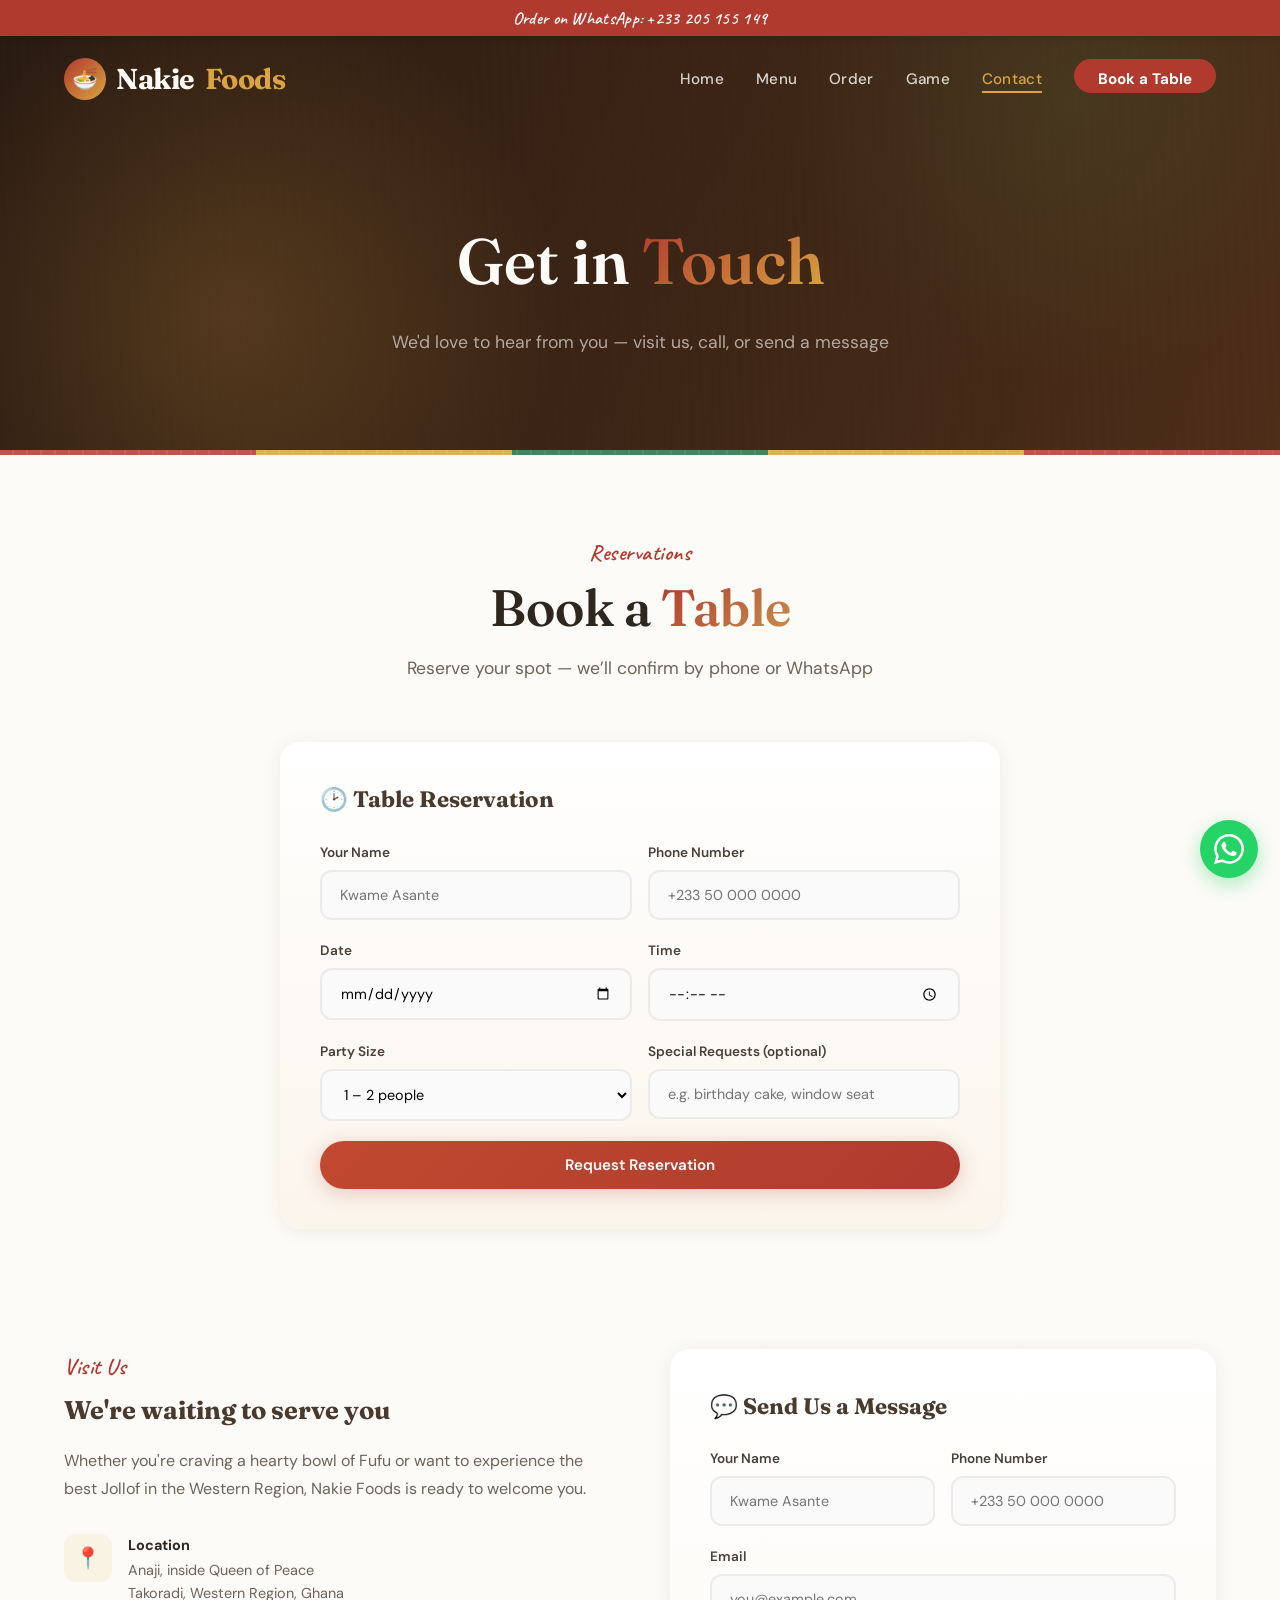
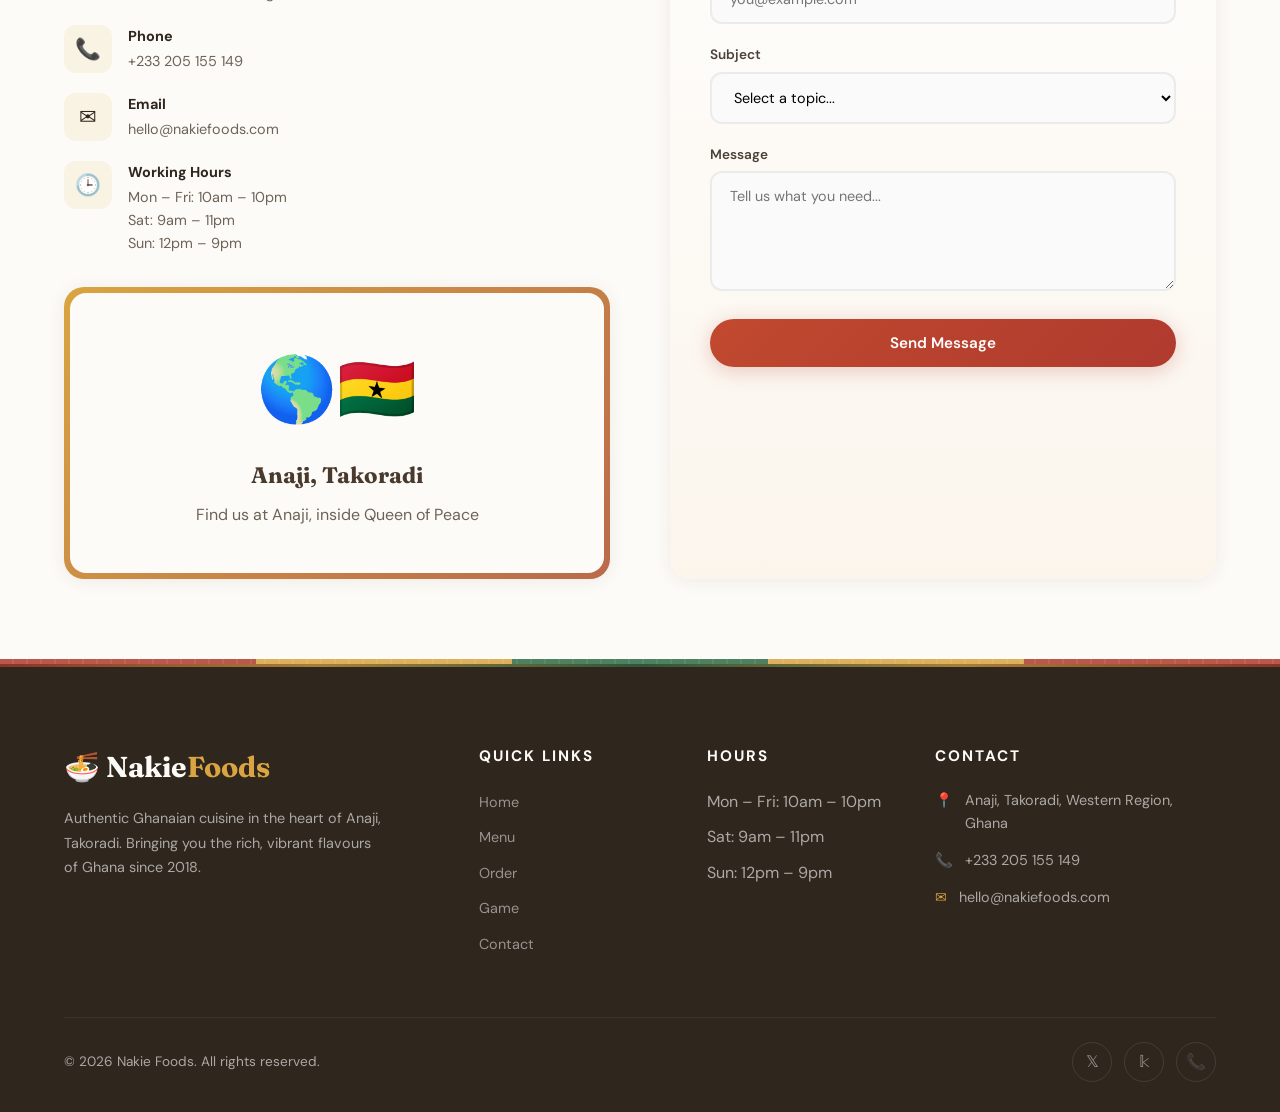
<file: contact.html>
<!DOCTYPE html>
<html lang="en">
<head>
  <meta charset="UTF-8">
  <meta name="viewport" content="width=device-width, initial-scale=1.0">
  <meta name="description" content="Contact Nakie Foods in Anaji, Takoradi. Get in touch, book a table, or find our location for the best Ghanaian cuisine.">
  <title>Contact Us | Nakie Foods – Anaji, Takoradi</title>
  <link rel="stylesheet" href="css/style.css">
</head>
<body>

<div class="promo-bar" id="promoBar">
  <span id="promoText">Order on WhatsApp: +233 205 155 149</span>
</div>

<div class="loader" id="loader">
  <div class="loader-spinner"></div>
</div>

<nav class="nav" id="nav">
  <div class="container">
    <a href="index.html" class="nav-logo">
      <span class="logo-icon">&#127836;</span>
      Nakie<span>Foods</span>
    </a>
    <button class="hamburger" id="hamburger" aria-label="Menu">
      <span></span><span></span><span></span>
    </button>
    <ul class="nav-links" id="navLinks">
      <li><a href="index.html">Home</a></li>
      <li><a href="menu.html">Menu</a></li>
      <li><a href="order.html">Order</a></li>
      <li><a href="game.html">Game</a></li>
      <li><a href="contact.html" class="active">Contact</a></li>
      <li><a href="contact.html#reserve" class="nav-cta">Book a Table</a></li>
    </ul>
  </div>
</nav>

<section class="page-hero">
  <div class="container">
    <h1>Get in <span class="highlight">Touch</span></h1>
    <p>We'd love to hear from you — visit us, call, or send a message</p>
  </div>
</section>

<div class="kente-strip"></div>

<section class="reserve-section" id="reserve">
  <div class="container">
    <div class="section-header reveal">
      <span class="subtitle">Reservations</span>
      <h2>Book a <span class="highlight">Table</span></h2>
      <p>Reserve your spot — we&rsquo;ll confirm by phone or WhatsApp</p>
    </div>
    <div class="contact-form reserve-form reveal">
      <h3>&#128337; Table Reservation</h3>
      <form id="reserveForm" name="reservation" method="POST" action="netlify-forms.html" data-netlify="true">
        <input type="hidden" name="form-name" value="reservation">
        <div class="form-row">
          <div class="form-group">
            <label for="res-name">Your Name</label>
            <input type="text" id="res-name" name="name" placeholder="Kwame Asante" required>
          </div>
          <div class="form-group">
            <label for="res-phone">Phone Number</label>
            <input type="tel" id="res-phone" name="phone" placeholder="+233 50 000 0000" required>
          </div>
        </div>
        <div class="form-row">
          <div class="form-group">
            <label for="res-date">Date</label>
            <input type="date" id="res-date" name="date" required>
          </div>
          <div class="form-group">
            <label for="res-time">Time</label>
            <input type="time" id="res-time" name="time" required>
          </div>
        </div>
        <div class="form-row">
          <div class="form-group">
            <label for="res-party">Party Size</label>
            <select id="res-party" name="party_size">
              <option value="1-2">1 – 2 people</option>
              <option value="3-4">3 – 4 people</option>
              <option value="5-6">5 – 6 people</option>
              <option value="7+">7+ people</option>
            </select>
          </div>
          <div class="form-group">
            <label for="res-requests">Special Requests (optional)</label>
            <input type="text" id="res-requests" name="requests" placeholder="e.g. birthday cake, window seat">
          </div>
        </div>
        <div class="form-status" role="status" aria-live="polite"></div>
        <button type="submit" class="btn btn-primary" style="width:100%;justify-content:center;">Request Reservation</button>
      </form>
    </div>
  </div>
</section>

<section class="contact-section">
  <div class="container">
    <div class="contact-grid">
      <div class="contact-info reveal">
        <span class="section-header" style="text-align:left;margin-bottom:16px;">
          <span class="subtitle">Visit Us</span>
        </span>
        <h3>We're waiting to serve you</h3>
        <p>Whether you're craving a hearty bowl of Fufu or want to experience the best Jollof in the Western Region, Nakie Foods is ready to welcome you.</p>
        <div class="contact-details">
          <div class="contact-detail">
            <div class="icon">&#128205;</div>
            <div class="info">
              <h4>Location</h4>
              <p>Anaji, inside Queen of Peace<br>Takoradi, Western Region, Ghana</p>
            </div>
          </div>
          <div class="contact-detail">
            <div class="icon">&#128222;</div>
            <div class="info">
              <h4>Phone</h4>
              <p>+233 205 155 149</p>
            </div>
          </div>
          <div class="contact-detail">
            <div class="icon">&#9993;</div>
            <div class="info">
              <h4>Email</h4>
              <p>hello@nakiefoods.com</p>
            </div>
          </div>
          <div class="contact-detail">
            <div class="icon">&#128338;</div>
            <div class="info">
              <h4>Working Hours</h4>
              <p>Mon – Fri: 10am – 10pm<br>Sat: 9am – 11pm<br>Sun: 12pm – 9pm</p>
            </div>
          </div>
        </div>
        <div class="contact-map">
          <div class="map-inner">
            <div class="big-emoji">&#127758;&#127468;&#127469;</div>
<h4>Anaji, Takoradi</h4>
<p>Find us at Anaji, inside Queen of Peace</p>
          </div>
        </div>
      </div>
      <div class="contact-form reveal">
        <h3>&#128172; Send Us a Message</h3>
        <form id="contactForm" name="contact" method="POST" data-netlify="true">
          <input type="hidden" name="form-name" value="contact">
          <div class="form-row">
            <div class="form-group">
              <label for="name">Your Name</label>
              <input type="text" id="name" name="name" placeholder="Kwame Asante" required>
            </div>
            <div class="form-group">
              <label for="phone">Phone Number</label>
              <input type="tel" id="phone" name="phone" placeholder="+233 50 000 0000">
            </div>
          </div>
          <div class="form-group">
            <label for="email">Email</label>
            <input type="email" id="email" name="email" placeholder="you@example.com" required>
          </div>
          <div class="form-group">
            <label for="subject">Subject</label>
            <select id="subject" name="subject">
              <option value="">Select a topic...</option>
              <option value="reservation">Table Reservation</option>
              <option value="catering">Catering / Event Booking</option>
              <option value="feedback">Feedback / Compliment</option>
              <option value="inquiry">General Inquiry</option>
            </select>
          </div>
          <div class="form-group">
            <label for="message">Message</label>
            <textarea id="message" name="message" placeholder="Tell us what you need..."></textarea>
          </div>
          <div class="form-status" id="formStatus" role="status" aria-live="polite"></div>
          <button type="submit" class="btn btn-primary" style="width:100%;justify-content:center;">Send Message</button>
        </form>
      </div>
    </div>
  </div>
</section>

<div class="kente-strip"></div>

<footer class="footer">
  <div class="container">
    <div class="footer-grid">
      <div class="footer-brand">
        <h3>&#127836; Nakie<span>Foods</span></h3>
        <p>Authentic Ghanaian cuisine in the heart of Anaji, Takoradi. Bringing you the rich, vibrant flavours of Ghana since 2018.</p>
      </div>
      <div class="footer-col">
        <h4>Quick Links</h4>
        <ul>
          <li><a href="index.html">Home</a></li>
          <li><a href="menu.html">Menu</a></li>
          <li><a href="order.html">Order</a></li>
          <li><a href="game.html">Game</a></li>
          <li><a href="contact.html">Contact</a></li>
        </ul>
      </div>
      <div class="footer-col">
        <h4>Hours</h4>
        <ul>
          <li>Mon – Fri: 10am – 10pm</li>
          <li>Sat: 9am – 11pm</li>
          <li>Sun: 12pm – 9pm</li>
        </ul>
      </div>
      <div class="footer-col">
        <h4>Contact</h4>
        <div class="contact-item">
          <span class="icon">&#128205;</span>
          <span>Anaji, Takoradi, Western Region, Ghana</span>
        </div>
        <div class="contact-item">
          <span class="icon">&#128222;</span>
          <span>+233 205 155 149</span>
        </div>
        <div class="contact-item">
          <span class="icon">&#9993;</span>
          <span>hello@nakiefoods.com</span>
        </div>
      </div>
    </div>
    <div class="footer-bottom">
      <span>&copy; 2026 Nakie Foods. All rights reserved.</span>
      <div class="footer-socials">
        <a href="#" aria-label="Instagram">&#120143;</a>
        <a href="#" aria-label="Facebook">&#120156;</a>
        <a href="#" aria-label="WhatsApp">&#128222;</a>
      </div>
    </div>
  </div>
</footer>

<script src="js/script.js"></script>
</body>
</html>
</file>
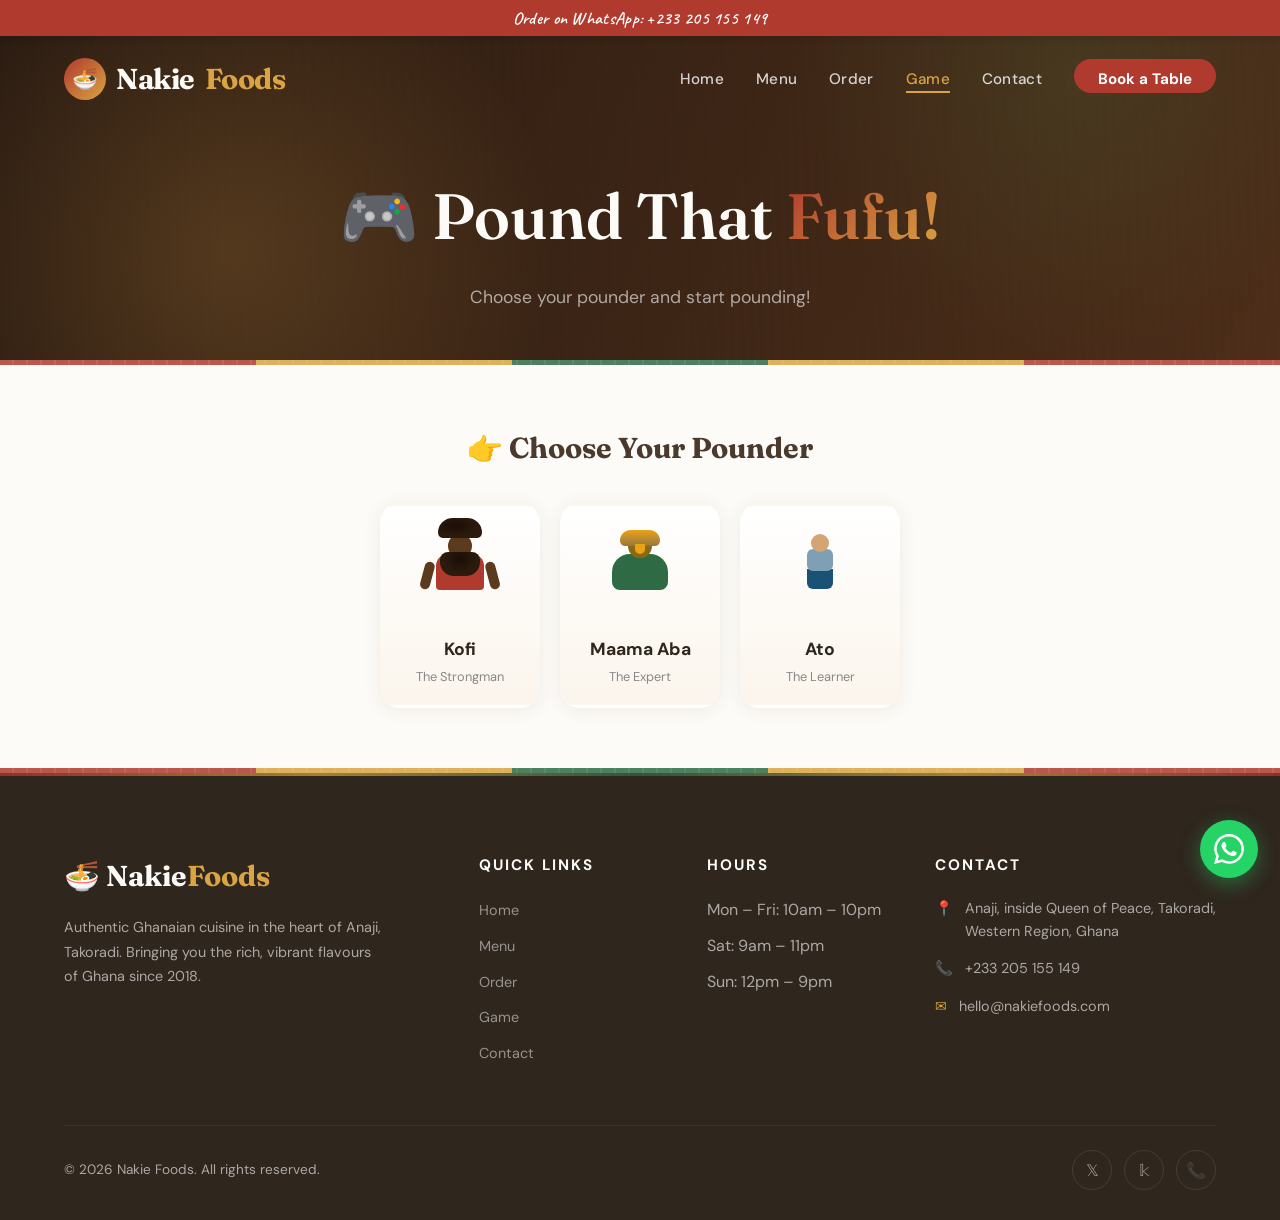
<file: game.html>
<!DOCTYPE html>
<html lang="en">
<head>
  <meta charset="UTF-8">
  <meta name="viewport" content="width=device-width, initial-scale=1.0">
  <meta name="description" content="Pound That Fufu! - A silly mini-game from Nakie Foods. Choose a character and pound fufu!">
  <title>Pound That Fufu! | Nakie Foods</title>
  <link rel="stylesheet" href="css/style.css">
</head>
<body>

<div class="promo-bar" id="promoBar">
  <span id="promoText">Order on WhatsApp: +233 205 155 149</span>
</div>

<div class="loader" id="loader">
  <div class="loader-spinner"></div>
</div>

<nav class="nav" id="nav">
  <div class="container">
    <a href="index.html" class="nav-logo">
      <span class="logo-icon">&#127836;</span>
      Nakie<span>Foods</span>
    </a>
    <button class="hamburger" id="hamburger" aria-label="Menu">
      <span></span><span></span><span></span>
    </button>
    <ul class="nav-links" id="navLinks">
      <li><a href="index.html">Home</a></li>
      <li><a href="menu.html">Menu</a></li>
      <li><a href="order.html">Order</a></li>
      <li><a href="game.html" class="active">Game</a></li>
      <li><a href="contact.html">Contact</a></li>
      <li><a href="contact.html#reserve" class="nav-cta">Book a Table</a></li>
    </ul>
  </div>
</nav>

<section class="page-hero game-hero">
  <div class="container">
    <h1>&#127918; Pound That <span class="highlight">Fufu!</span></h1>
    <p>Choose your pounder and start pounding!</p>
  </div>
</section>

<div class="kente-strip"></div>

<section class="game-section" id="gameSection">
  <div class="container">

    <div class="char-select" id="charSelect">
      <h2>&#128073; Choose Your Pounder</h2>
      <div class="char-cards">
        <button class="char-card" data-char="kofi">
          <div class="cc-avatar ca-kofi">
            <div class="cc-head"></div>
            <div class="cc-body"></div>
            <div class="cc-arm l"></div>
            <div class="cc-arm r"></div>
          </div>
          <strong>Kofi</strong>
          <span>The Strongman</span>
        </button>
        <button class="char-card" data-char="maama">
          <div class="cc-avatar ca-maama">
            <div class="cc-head">
              <div class="cc-scarf"></div>
            </div>
            <div class="cc-body"></div>
          </div>
          <strong>Maama Aba</strong>
          <span>The Expert</span>
        </button>
        <button class="char-card" data-char="ato">
          <div class="cc-avatar ca-ato">
            <div class="cc-head"></div>
            <div class="cc-body"></div>
            <div class="cc-pants"></div>
          </div>
          <strong>Ato</strong>
          <span>The Learner</span>
        </button>
      </div>
    </div>

    <div class="game-container" id="gameContainer" style="display:none;">
      <div class="game-header">
        <div class="game-stat">
          <span class="stat-label">Pounds</span>
          <span class="stat-value" id="poundCount">0</span>
        </div>
        <div class="game-stat">
          <span class="stat-label">Time</span>
          <span class="stat-value" id="gameTimer">0.0s</span>
        </div>
        <div class="game-stat" id="bestStat" style="display:none;">
          <span class="stat-label">Best</span>
          <span class="stat-value" id="bestTime">--</span>
        </div>
      </div>

      <div class="progress-track">
        <div class="progress-fill" id="progressFill"></div>
      </div>

      <div class="game-scene" id="gameScene">
        <div class="char-figure" id="charFigure">
          <div class="char-head" id="charHead">
            <div class="char-scarf" id="charScarf"></div>
            <div class="char-eye left"></div>
            <div class="char-eye right"></div>
            <div class="char-mouth"></div>
          </div>
          <div class="char-torso" id="charTorso">
            <div class="char-body" id="charBody">
              <span class="char-label" id="charLabel">Kofi</span>
            </div>
            <div class="char-legs" id="charLegs"></div>
          </div>
          <div class="char-arm" id="charArm">
            <div class="char-hand"></div>
          </div>
        </div>
        <div class="pound-area">
          <div class="pestle" id="pestle">
            <div class="pestle-grip"></div>
            <div class="pestle-shaft"></div>
          </div>
          <div class="mortar" id="mortar">
            <div class="fufu" id="fufu">
              <span class="fufu-dot"></span><span class="fufu-dot"></span>
              <span class="fufu-dot"></span><span class="fufu-dot"></span>
              <div class="fufu-face" id="fufuFace">&#128513;</div>
            </div>
          </div>
          <div class="pound-hint" id="poundHint">&#128073; Tap to pound!</div>
        </div>
      </div>

      <div class="game-message" id="gameMessage">
        <span id="messageText">Pound the fufu to perfection!</span>
      </div>

      <div class="game-actions">
        <button class="btn btn-primary" id="resetBtn">&#128260; Pound Again</button>
      </div>
    </div>

    <div class="game-result" id="gameResult" style="display:none;">
      <div class="result-card">
        <div class="result-emoji" id="resultEmoji">&#127881;</div>
        <h2 id="resultTitle">Fufu Master!</h2>
        <p id="resultDesc"></p>
        <div class="result-stats">
          <div class="rstat">
            <span class="rstat-val" id="resultPounds">50</span>
            <span class="rstat-label">Pounds</span>
          </div>
          <div class="rstat">
            <span class="rstat-val" id="resultTime">0.0s</span>
            <span class="rstat-label">Time</span>
          </div>
          <div class="rstat">
            <span class="rstat-val" id="resultPps">0.0</span>
            <span class="rstat-label">Pounds/s</span>
          </div>
        </div>
        <button class="btn btn-primary" id="playAgainBtn">&#127918; Play Again</button>
      </div>
    </div>

  </div>
</section>

<div class="kente-strip"></div>

<footer class="footer">
  <div class="container">
    <div class="footer-grid">
      <div class="footer-brand">
        <h3>&#127836; Nakie<span>Foods</span></h3>
        <p>Authentic Ghanaian cuisine in the heart of Anaji, Takoradi. Bringing you the rich, vibrant flavours of Ghana since 2018.</p>
      </div>
      <div class="footer-col">
        <h4>Quick Links</h4>
        <ul>
          <li><a href="index.html">Home</a></li>
          <li><a href="menu.html">Menu</a></li>
          <li><a href="order.html">Order</a></li>
          <li><a href="game.html">Game</a></li>
          <li><a href="contact.html">Contact</a></li>
        </ul>
      </div>
      <div class="footer-col">
        <h4>Hours</h4>
        <ul>
          <li>Mon – Fri: 10am – 10pm</li>
          <li>Sat: 9am – 11pm</li>
          <li>Sun: 12pm – 9pm</li>
        </ul>
      </div>
      <div class="footer-col">
        <h4>Contact</h4>
        <div class="contact-item">
          <span class="icon">&#128205;</span>
          <span>Anaji, inside Queen of Peace, Takoradi, Western Region, Ghana</span>
        </div>
        <div class="contact-item">
          <span class="icon">&#128222;</span>
          <span>+233 205 155 149</span>
        </div>
        <div class="contact-item">
          <span class="icon">&#9993;</span>
          <span>hello@nakiefoods.com</span>
        </div>
      </div>
    </div>
    <div class="footer-bottom">
      <span>&copy; 2026 Nakie Foods. All rights reserved.</span>
      <div class="footer-socials">
        <a href="#" aria-label="Instagram">&#120143;</a>
        <a href="#" aria-label="Facebook">&#120156;</a>
        <a href="#" aria-label="WhatsApp">&#128222;</a>
      </div>
    </div>
  </div>
</footer>

<script src="js/script.js"></script>
<script>
(function() {
  const POUNDS_GOAL = 50;
  const MESSAGES = [
    { min: 0, text: 'Just getting started... keep pounding!' },
    { min: 10, text: 'The fufu is softening up!' },
    { min: 20, text: 'Getting smoother... nice rhythm!' },
    { min: 30, text: 'Halfway there! You got this!' },
    { min: 40, text: 'Almost done! Grandma would be proud!' },
  ];
  const RESULTS = [
    { max: 8, title: 'Fufu Legend!', emoji: '&#127942;', desc: 'Incredible speed! You belong in a Ghanaian kitchen!' },
    { max: 15, title: 'Master Pounder!', emoji: '&#127881;', desc: 'Grandma nods in approval. That\'s some serious rhythm!' },
    { max: 25, title: 'Kitchen Pro!', emoji: '&#128170;', desc: 'Solid work! Your fufu game is strong.' },
    { max: 40, title: 'Getting There!', emoji: '&#128522;', desc: 'Not bad, but Grandma says you need more practice!' },
    { max: Infinity, title: 'Keep Practicing!', emoji: '&#128517;', desc: 'Eh... the fufu is a bit lumpy. Try again!' },
  ];
  const FACES = ['&#128513;', '&#128522;', '&#128170;', '&#128526;', '&#129321;', '&#128523;'];
  const CHARS = {
    kofi: { name: 'Kofi', headColor: '#5C3A1E', bodyColor: '#B03A2E', label: 'The Strongman' },
    maama: { name: 'Maama Aba', headColor: '#8B6914', bodyColor: '#2E6B45', label: 'The Expert' },
    ato: { name: 'Ato', headColor: '#D4A574', bodyColor: '#7FA0B4', label: 'The Learner' },
  };

  let pounds = 0;
  let timer = null;
  let startTime = null;
  let isRunning = false;
  let isDone = false;
  let isPounding = false;
  let selectedChar = null;
  let bestTime = localStorage.getItem('nakieFufuBest') || null;

  const charSelect = document.getElementById('charSelect');
  const gameContainer = document.getElementById('gameContainer');
  const gameResult = document.getElementById('gameResult');
  const gameScene = document.getElementById('gameScene');
  const poundCount = document.getElementById('poundCount');
  const gameTimer = document.getElementById('gameTimer');
  const progressFill = document.getElementById('progressFill');
  const charFigure = document.getElementById('charFigure');
  const charHead = document.getElementById('charHead');
  const charScarf = document.getElementById('charScarf');
  const charTorso = document.getElementById('charTorso');
  const charBody = document.getElementById('charBody');
  const charLabel = document.getElementById('charLabel');
  const charLegs = document.getElementById('charLegs');
  const charArm = document.getElementById('charArm');
  const pestle = document.getElementById('pestle');
  const mortar = document.getElementById('mortar');
  const fufu = document.getElementById('fufu');
  const fufuFace = document.getElementById('fufuFace');
  const poundHint = document.getElementById('poundHint');
  const messageText = document.getElementById('messageText');
  const resetBtn = document.getElementById('resetBtn');
  const playAgainBtn = document.getElementById('playAgainBtn');
  const bestStat = document.getElementById('bestStat');
  const bestTimeEl = document.getElementById('bestTime');

  if (bestTime) {
    bestStat.style.display = 'flex';
    bestTimeEl.textContent = bestTime + 's';
  }

  document.querySelectorAll('.char-card').forEach(card => {
    card.addEventListener('click', () => selectCharacter(card.dataset.char));
  });

  function selectCharacter(charId) {
    selectedChar = charId;
    const c = CHARS[charId];
    charSelect.style.display = 'none';
    gameContainer.style.display = 'block';

    charFigure.className = 'char-figure char-' + charId;
    charHead.style.background = c.headColor;
    charBody.style.background = c.bodyColor;
    charArm.style.background = c.headColor;
    charLabel.textContent = c.name;

    charScarf.style.display = charId === 'maama' ? 'block' : 'none';
    charLegs.style.display = charId === 'ato' ? 'block' : 'none';

    updateUI();
  }

  function applyPound() {
    if (isPounding || isDone) return;
    isPounding = true;
    gameScene.classList.add('pounding');
    setTimeout(() => {
      gameScene.classList.remove('pounding');
      isPounding = false;
    }, 150);
  }

  function pound() {
    if (isDone || isPounding) return;
    if (!isRunning) {
      isRunning = true;
      startTime = performance.now();
      timer = setInterval(() => {
        const elapsed = (performance.now() - startTime) / 1000;
        gameTimer.textContent = elapsed.toFixed(1) + 's';
      }, 100);
      poundHint.style.display = 'none';
    }

    pounds++;
    applyPound();
    mortar.style.transform = 'scale(0.97)';
    setTimeout(() => { mortar.style.transform = ''; }, 120);

    const pct = (pounds / POUNDS_GOAL) * 100;
    poundCount.textContent = pounds;
    progressFill.style.width = Math.min(pct, 100) + '%';

    const scale = 1 + (pounds / POUNDS_GOAL) * 0.05;
    fufu.style.transform = `translateX(-50%) scale(${scale})`;
    fufu.style.filter = `brightness(${1 + (pounds / POUNDS_GOAL) * 0.15})`;

    if (pounds < 10) {
      fufu.style.borderRadius = '60% 35% 55% 45%';
    } else if (pounds < 25) {
      fufu.style.borderRadius = '50% 50% 50% 50%';
    } else {
      fufu.style.borderRadius = '45% 55% 48% 52%';
    }

    let msg = MESSAGES.slice().reverse().find(m => pounds >= m.min);
    messageText.textContent = msg ? msg.text : MESSAGES[0].text;

    if (pounds % 5 === 0 && pounds > 0) {
      fufuFace.innerHTML = FACES[Math.floor(Math.random() * FACES.length)];
    }

    if (pounds >= POUNDS_GOAL) {
      isDone = true;
      clearInterval(timer);
      const elapsed = ((performance.now() - startTime) / 1000);
      gameTimer.textContent = elapsed.toFixed(1) + 's';

      if (!bestTime || elapsed < parseFloat(bestTime)) {
        bestTime = elapsed.toFixed(1);
        localStorage.setItem('nakieFufuBest', bestTime);
        bestStat.style.display = 'flex';
        bestTimeEl.textContent = bestTime + 's';
      }

      setTimeout(() => showResult(elapsed), 500);
    }
  }

  function showResult(elapsed) {
    gameContainer.style.display = 'none';
    gameResult.style.display = 'block';
    const result = RESULTS.find(r => elapsed <= r.max);
    document.getElementById('resultEmoji').innerHTML = result.emoji;
    document.getElementById('resultTitle').textContent = result.title;
    document.getElementById('resultDesc').textContent = selectedChar
      ? CHARS[selectedChar].name + ' pounded ' + POUNDS_GOAL + ' times in ' + elapsed.toFixed(1) + 's!  ' + result.desc
      : result.desc;
    document.getElementById('resultPounds').textContent = POUNDS_GOAL;
    document.getElementById('resultTime').textContent = elapsed.toFixed(1) + 's';
    document.getElementById('resultPps').textContent = (POUNDS_GOAL / elapsed).toFixed(1);
  }

  function resetGame() {
    pounds = 0;
    isRunning = false;
    isDone = false;
    isPounding = false;
    if (timer) { clearInterval(timer); timer = null; }
    gameTimer.textContent = '0.0s';
    poundCount.textContent = '0';
    progressFill.style.width = '0%';
    fufu.style.transform = 'translateX(-50%) scale(1)';
    fufu.style.background = '';
    fufu.style.borderRadius = '60% 35% 55% 45%';
    fufu.style.filter = '';
    fufuFace.innerHTML = '&#128513;';
    gameScene.classList.remove('pounding');
    mortar.style.transform = '';
    poundHint.style.display = 'block';
    messageText.textContent = 'Pound the fufu to perfection!';
    gameContainer.style.display = 'block';
    gameResult.style.display = 'none';
    gameContainer.scrollIntoView({ behavior: 'smooth' });
  }

  pestle.addEventListener('click', pound);
  pestle.addEventListener('touchstart', (e) => { e.preventDefault(); pound(); });
  mortar.addEventListener('click', pound);
  document.querySelector('.pound-area').addEventListener('click', pound);
  resetBtn.addEventListener('click', resetGame);
  playAgainBtn.addEventListener('click', resetGame);
})();
</script>
</body>
</html>
</file>
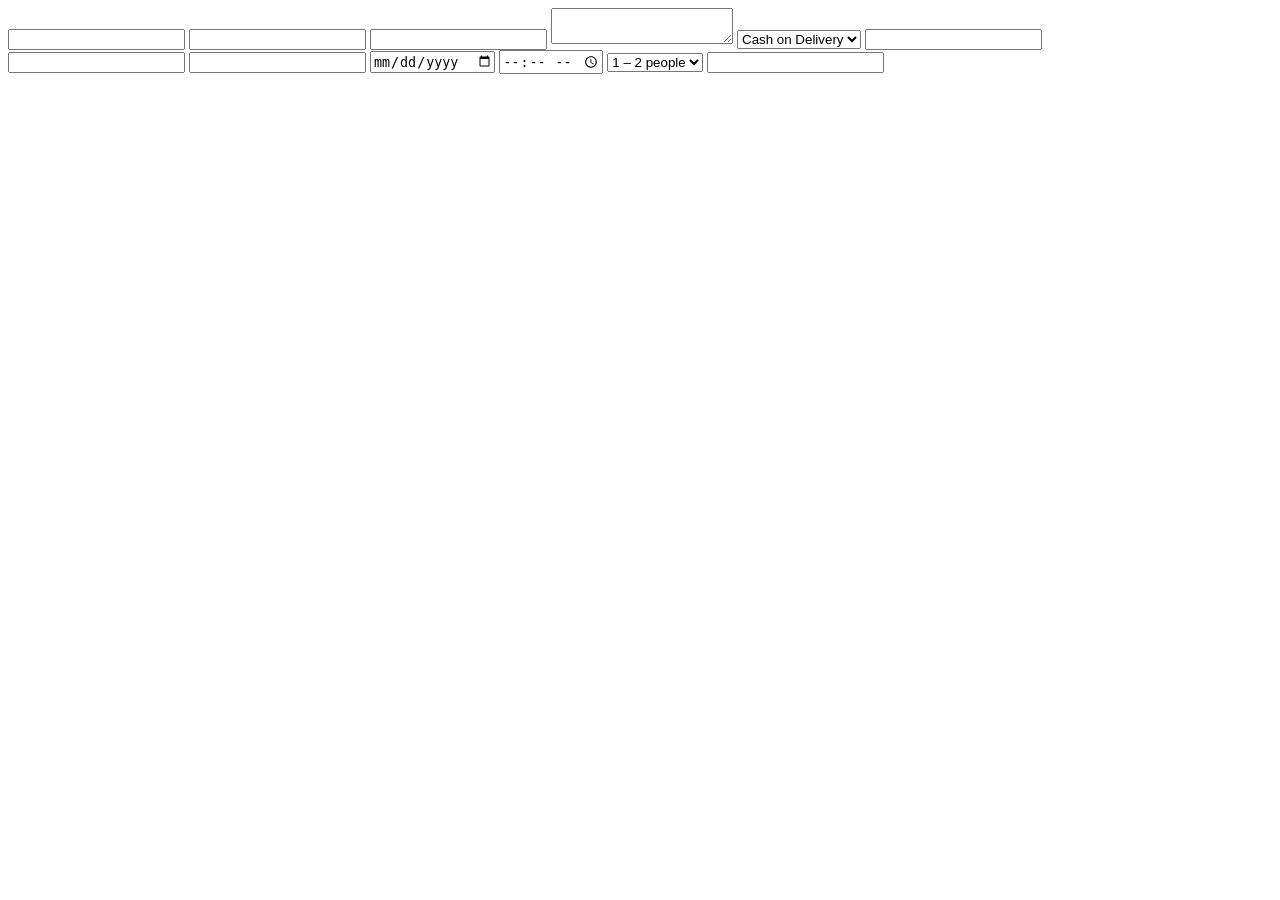
<file: netlify-forms.html>
<!DOCTYPE html>
<html lang="en">
<head>
  <meta charset="UTF-8">
  <meta name="robots" content="noindex">
  <title>Form processing</title>
</head>
<body>
  <!-- Static form blueprints: Netlify scans this file during each deploy. -->
  <form name="order" method="POST" data-netlify="true">
    <input type="hidden" name="form-name" value="order">
    <input name="name" type="text">
    <input name="phone" type="tel">
    <input name="address" type="text">
    <textarea name="items"></textarea>
    <select name="payment"><option value="cash">Cash on Delivery</option></select>
    <input name="notes" type="text">
  </form>
  <form name="reservation" method="POST" data-netlify="true">
    <input type="hidden" name="form-name" value="reservation">
    <input name="name" type="text">
    <input name="phone" type="tel">
    <input name="date" type="date">
    <input name="time" type="time">
    <select name="party_size"><option value="1-2">1 – 2 people</option></select>
    <input name="requests" type="text">
  </form>
</body>
</html>
</file>
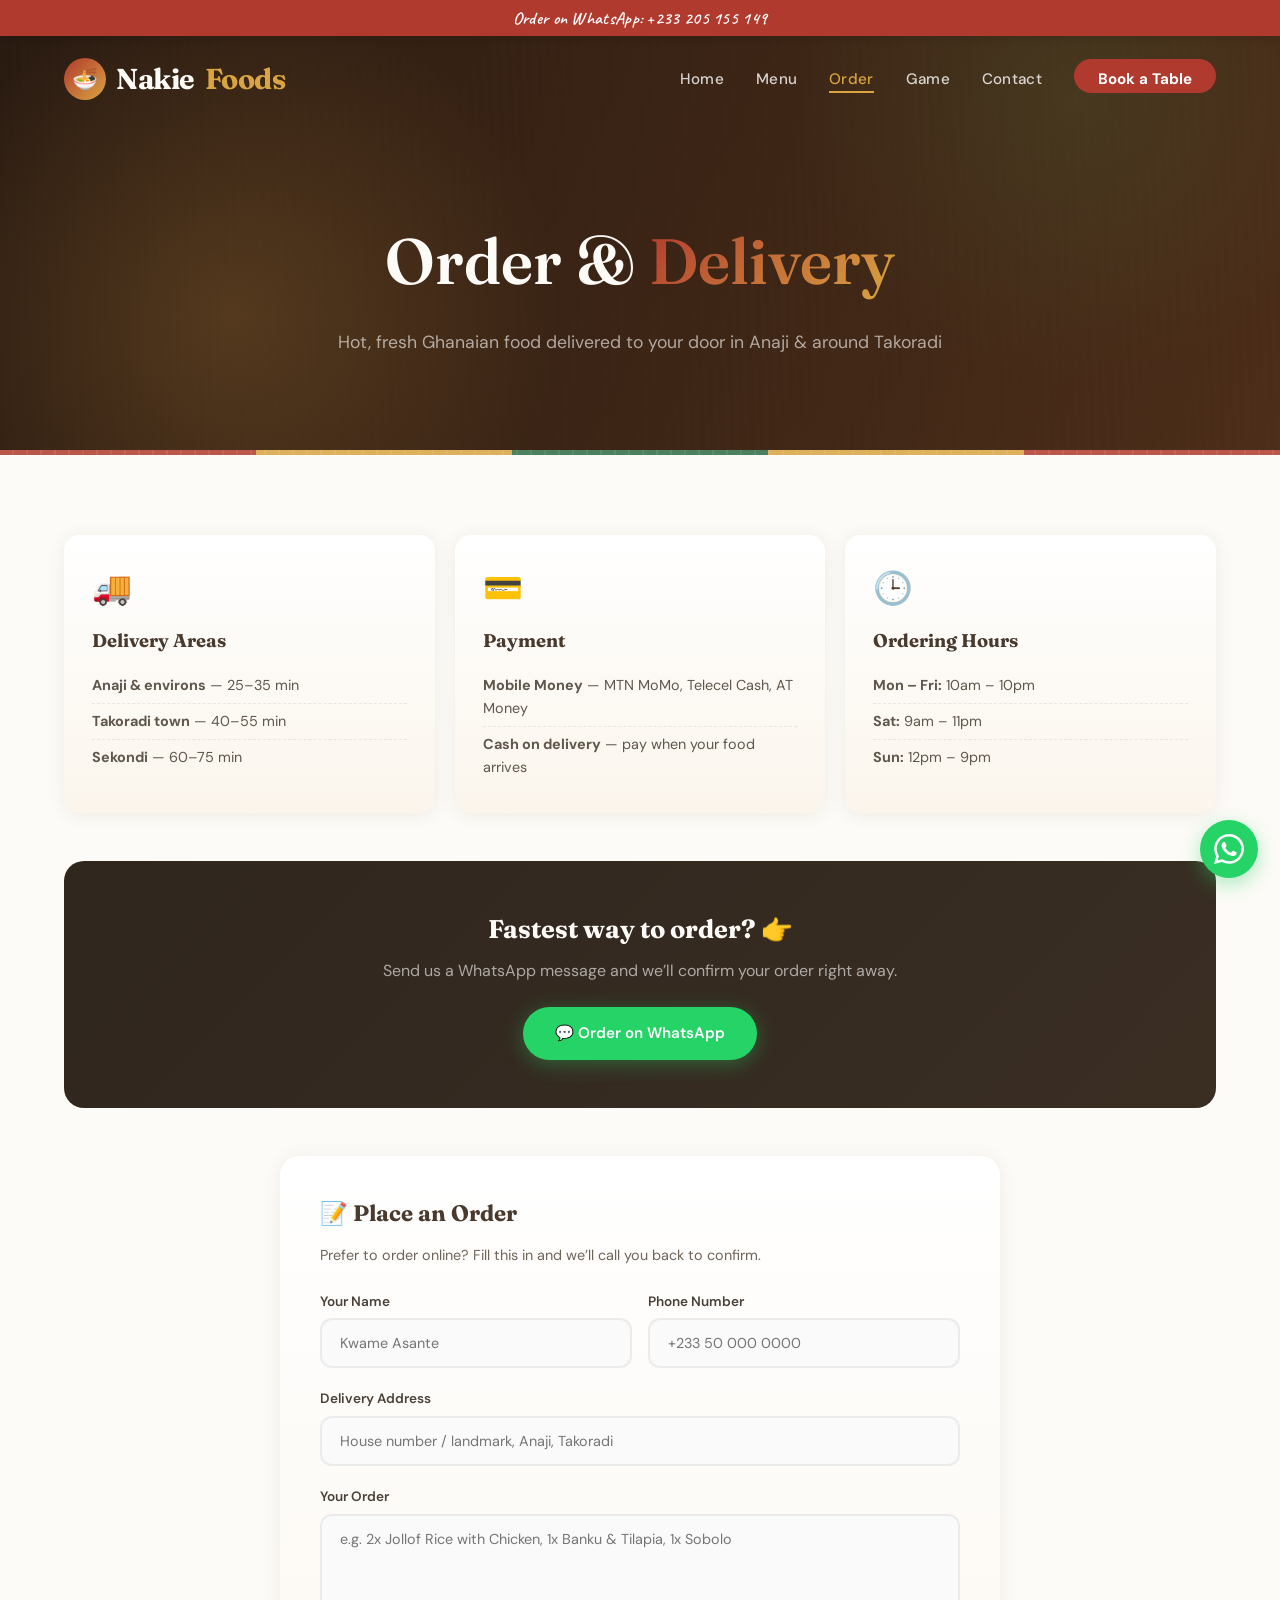
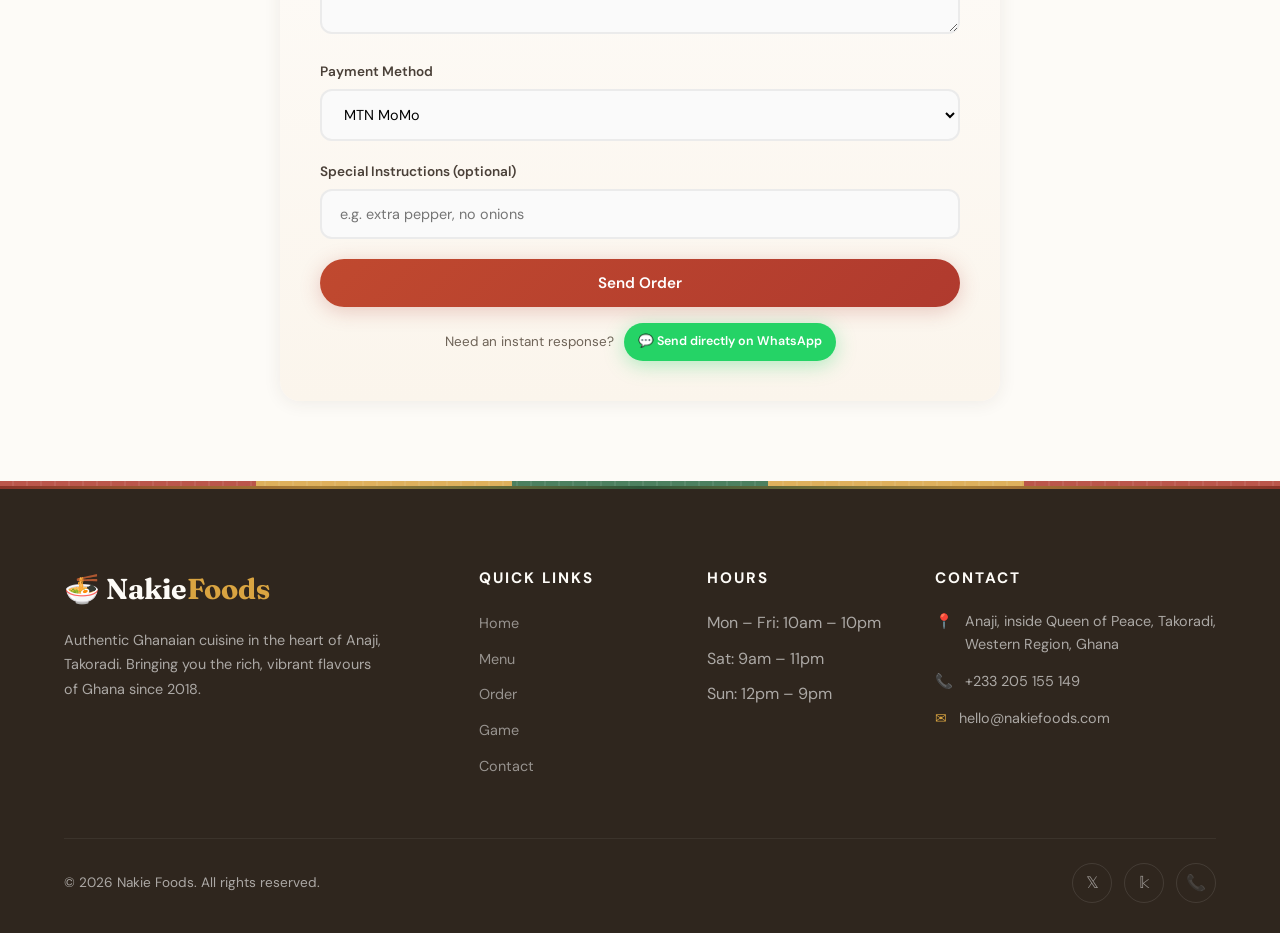
<file: order.html>
<!DOCTYPE html>
<html lang="en">
<head>
  <meta charset="UTF-8">
  <meta name="viewport" content="width=device-width, initial-scale=1.0">
  <meta name="description" content="Order Nakie Foods for delivery in Anaji, Takoradi. Order on WhatsApp or use our online order form. Mobile Money accepted.">
  <title>Order &amp; Delivery | Nakie Foods – Anaji, Takoradi</title>
  <link rel="stylesheet" href="css/style.css">
</head>
<body>

<div class="promo-bar" id="promoBar">
  <span id="promoText">Order on WhatsApp: +233 205 155 149</span>
</div>

<div class="loader" id="loader">
  <div class="loader-spinner"></div>
</div>

<nav class="nav" id="nav">
  <div class="container">
    <a href="index.html" class="nav-logo">
      <span class="logo-icon">&#127836;</span>
      Nakie<span>Foods</span>
    </a>
    <button class="hamburger" id="hamburger" aria-label="Menu">
      <span></span><span></span><span></span>
    </button>
    <ul class="nav-links" id="navLinks">
      <li><a href="index.html">Home</a></li>
      <li><a href="menu.html">Menu</a></li>
      <li><a href="order.html" class="active">Order</a></li>
      <li><a href="game.html">Game</a></li>
      <li><a href="contact.html">Contact</a></li>
      <li><a href="contact.html#reserve" class="nav-cta">Book a Table</a></li>
    </ul>
  </div>
</nav>

<section class="page-hero order-hero">
  <div class="container">
    <h1>Order &amp; <span class="highlight">Delivery</span></h1>
    <p>Hot, fresh Ghanaian food delivered to your door in Anaji &amp; around Takoradi</p>
  </div>
</section>

<div class="kente-strip"></div>

<section class="delivery-section">
  <div class="container">
    <div class="delivery-cards">
      <div class="delivery-card reveal">
        <div class="delivery-icon">&#128666;</div>
        <h3>Delivery Areas</h3>
        <ul>
          <li><strong>Anaji &amp; environs</strong> — 25–35 min</li>
          <li><strong>Takoradi town</strong> — 40–55 min</li>
          <li><strong>Sekondi</strong> — 60–75 min</li>
        </ul>
      </div>
      <div class="delivery-card reveal">
        <div class="delivery-icon">&#128179;</div>
        <h3>Payment</h3>
        <ul>
          <li><strong>Mobile Money</strong> — MTN MoMo, Telecel Cash, AT Money</li>
          <li><strong>Cash on delivery</strong> — pay when your food arrives</li>
        </ul>
      </div>
      <div class="delivery-card reveal">
        <div class="delivery-icon">&#128338;</div>
        <h3>Ordering Hours</h3>
        <ul>
          <li><strong>Mon – Fri:</strong> 10am – 10pm</li>
          <li><strong>Sat:</strong> 9am – 11pm</li>
          <li><strong>Sun:</strong> 12pm – 9pm</li>
        </ul>
      </div>
    </div>

    <div class="order-cta reveal">
      <h3>Fastest way to order? &#128073;</h3>
      <p>Send us a WhatsApp message and we&rsquo;ll confirm your order right away.</p>
      <a href="https://wa.me/233205155149?text=Hello%20Nakie%20Foods!%20I%27d%20like%20to%20place%20an%20order." class="btn btn-whatsapp" target="_blank" rel="noopener">&#128172; Order on WhatsApp</a>
    </div>

    <div class="contact-form order-form reveal">
      <h3>&#128221; Place an Order</h3>
      <p class="order-form-note">Prefer to order online? Fill this in and we&rsquo;ll call you back to confirm.</p>
      <form id="orderForm" name="order" method="POST" action="netlify-forms.html" data-netlify="true">
        <input type="hidden" name="form-name" value="order">
        <div class="form-row">
          <div class="form-group">
            <label for="order-name">Your Name</label>
            <input type="text" id="order-name" name="name" placeholder="Kwame Asante" required>
          </div>
          <div class="form-group">
            <label for="order-phone">Phone Number</label>
            <input type="tel" id="order-phone" name="phone" placeholder="+233 50 000 0000" required>
          </div>
        </div>
        <div class="form-group">
          <label for="order-address">Delivery Address</label>
          <input type="text" id="order-address" name="address" placeholder="House number / landmark, Anaji, Takoradi" required>
        </div>
        <div class="form-group">
          <label for="order-items">Your Order</label>
          <textarea id="order-items" name="items" placeholder="e.g. 2x Jollof Rice with Chicken, 1x Banku &amp; Tilapia, 1x Sobolo" required></textarea>
        </div>
        <div class="form-group">
          <label for="order-payment">Payment Method</label>
          <select id="order-payment" name="payment">
            <option value="mtn-momo">MTN MoMo</option>
            <option value="telecel-cash">Telecel Cash</option>
            <option value="at-money">AT Money</option>
            <option value="cash">Cash on Delivery</option>
          </select>
        </div>
        <div class="form-group">
          <label for="order-notes">Special Instructions (optional)</label>
          <input type="text" id="order-notes" name="notes" placeholder="e.g. extra pepper, no onions">
        </div>
        <div class="form-status" role="status" aria-live="polite"></div>
        <button type="submit" class="btn btn-primary" style="width:100%;justify-content:center;">Send Order</button>
        <div class="order-whatsapp-option">
          <span>Need an instant response?</span>
          <a id="orderWhatsAppFallback" class="btn btn-whatsapp" href="https://wa.me/233205155149" target="_blank" rel="noopener">💬 Send directly on WhatsApp</a>
        </div>
      </form>
    </div>
  </div>
</section>

<div class="kente-strip"></div>

<footer class="footer">
  <div class="container">
    <div class="footer-grid">
      <div class="footer-brand">
        <h3>&#127836; Nakie<span>Foods</span></h3>
        <p>Authentic Ghanaian cuisine in the heart of Anaji, Takoradi. Bringing you the rich, vibrant flavours of Ghana since 2018.</p>
      </div>
      <div class="footer-col">
        <h4>Quick Links</h4>
        <ul>
          <li><a href="index.html">Home</a></li>
          <li><a href="menu.html">Menu</a></li>
          <li><a href="order.html">Order</a></li>
          <li><a href="game.html">Game</a></li>
          <li><a href="contact.html">Contact</a></li>
        </ul>
      </div>
      <div class="footer-col">
        <h4>Hours</h4>
        <ul>
          <li>Mon – Fri: 10am – 10pm</li>
          <li>Sat: 9am – 11pm</li>
          <li>Sun: 12pm – 9pm</li>
        </ul>
      </div>
      <div class="footer-col">
        <h4>Contact</h4>
        <div class="contact-item">
          <span class="icon">&#128205;</span>
          <span>Anaji, inside Queen of Peace, Takoradi, Western Region, Ghana</span>
        </div>
        <div class="contact-item">
          <span class="icon">&#128222;</span>
          <span>+233 205 155 149</span>
        </div>
        <div class="contact-item">
          <span class="icon">&#9993;</span>
          <span>hello@nakiefoods.com</span>
        </div>
      </div>
    </div>
    <div class="footer-bottom">
      <span>&copy; 2026 Nakie Foods. All rights reserved.</span>
      <div class="footer-socials">
        <a href="#" aria-label="Instagram">&#120143;</a>
        <a href="#" aria-label="Facebook">&#120156;</a>
        <a href="#" aria-label="WhatsApp">&#128222;</a>
      </div>
    </div>
  </div>
</footer>

<script src="js/script.js"></script>
</body>
</html>
</file>
<file: css/style.css>
@import url('https://fonts.googleapis.com/css2?family=Fraunces:ital,opsz,wght@0,9..144,300..700;1,9..144,300..700&family=DM+Sans:ital,opsz,wght@0,9..40,300..700;1,9..40,300..700&family=Caveat:wght@400..700&display=swap');

:root {
  --red: #B03A2E;
  --gold: #D9A441;
  --green: #2E6B45;
  --black: #2F261E;
  --cream: #FDFBF7;
  --terracotta: #B96A4B;
  --warm-brown: #8C6A52;
  --dark-brown: #4A3A2E;
  --spice: #C98F4A;
  --font-display: 'Fraunces', serif;
  --font-body: 'DM Sans', sans-serif;
  --font-alt: 'Caveat', cursive;
  --shadow: 0 2px 18px rgba(58, 46, 35, 0.08);
  --shadow-lg: 0 6px 30px rgba(58, 46, 35, 0.12);
  --transition: 0.4s cubic-bezier(0.25, 0.46, 0.45, 0.94);
}

*, *::before, *::after { margin: 0; padding: 0; box-sizing: border-box; }

html {
  scroll-behavior: smooth;
  font-size: 16px;
}

body {
  font-family: var(--font-body);
  color: var(--black);
  background-color: var(--cream);
  background-image:
    radial-gradient(circle at 15% 20%, rgba(121, 82, 45, 0.045) 0 1px, transparent 1.5px),
    radial-gradient(circle at 75% 65%, rgba(121, 82, 45, 0.035) 0 1px, transparent 1.5px);
  background-size: 18px 18px, 23px 23px;
  overflow-x: hidden;
  line-height: 1.6;
}

::selection {
  background: var(--gold);
  color: var(--black);
}

.container {
  max-width: 1200px;
  margin: 0 auto;
  padding: 0 24px;
}

/* ─── PATTERN OVERLAYS ─── */
.pattern-bg {
  position: relative;
}
.pattern-bg::before {
  content: '';
  position: absolute;
  inset: 0;
  opacity: 0.04;
  background-image:
    repeating-linear-gradient(45deg, var(--black) 0px, var(--black) 2px, transparent 2px, transparent 8px),
    repeating-linear-gradient(-45deg, var(--black) 0px, var(--black) 2px, transparent 2px, transparent 8px);
  pointer-events: none;
}

.kente-strip {
  height: 5px;
  opacity: 0.85;
  background: linear-gradient(
    90deg,
    var(--red) 0%, var(--red) 20%,
    var(--gold) 20%, var(--gold) 40%,
    var(--green) 40%, var(--green) 60%,
    var(--gold) 60%, var(--gold) 80%,
    var(--red) 80%, var(--red) 100%
  );
  position: relative;
}
.kente-strip::after {
  content: '';
  position: absolute;
  inset: 0;
  background: repeating-linear-gradient(
    90deg,
    transparent, transparent 12px,
    rgba(255,255,255,0.08) 12px, rgba(255,255,255,0.08) 14px
  );
}

/* ─── LOADER ─── */
.loader {
  position: fixed;
  inset: 0;
  background: var(--black);
  display: flex;
  align-items: center;
  justify-content: center;
  z-index: 99999;
  transition: opacity 0.8s ease, visibility 0.8s ease;
}
.loader.hidden {
  opacity: 0;
  visibility: hidden;
}
.loader-spinner {
  width: 60px;
  height: 60px;
  border-radius: 50%;
  border: 4px solid var(--gold);
  border-top-color: var(--red);
  animation: spin 0.8s linear infinite;
}
@keyframes spin { to { transform: rotate(360deg); } }

/* ─── NAV ─── */
.nav {
  position: fixed;
  top: 36px;
  left: 0;
  right: 0;
  z-index: 9999;
  padding: 20px 0;
  transition: all var(--transition);
}
.nav.scrolled {
  background: rgba(47,38,30,0.95);
  backdrop-filter: blur(20px);
  padding: 12px 0;
  box-shadow: 0 4px 30px rgba(0,0,0,0.3);
}
.nav .container {
  display: flex;
  align-items: center;
  justify-content: space-between;
}
.nav-logo {
  font-family: var(--font-display);
  font-size: 1.8rem;
  font-weight: 700;
  color: var(--cream);
  text-decoration: none;
  letter-spacing: -0.5px;
  display: flex;
  align-items: center;
  gap: 10px;
}
.nav-logo span {
  color: var(--gold);
}
.nav-logo .logo-icon {
  width: 42px;
  height: 42px;
  background: linear-gradient(135deg, var(--red), var(--gold));
  border-radius: 50%;
  display: flex;
  align-items: center;
  justify-content: center;
  font-size: 1.3rem;
}
.nav-links {
  display: flex;
  list-style: none;
  gap: 32px;
  align-items: center;
}
.nav-links a {
  color: rgba(255,255,255,0.8);
  text-decoration: none;
  font-size: 0.95rem;
  font-weight: 500;
  text-transform: none;
  letter-spacing: 0.3px;
  transition: color var(--transition);
  position: relative;
  padding-bottom: 4px;
}
.nav-links a::after {
  content: '';
  position: absolute;
  bottom: 0;
  left: 0;
  width: 0;
  height: 2px;
  background: var(--gold);
  transition: width var(--transition);
}
.nav-links a:hover { color: var(--cream); }
.nav-links a:hover::after { width: 100%; }
.nav-links a.active { color: var(--gold); }
.nav-links a.active::after { width: 100%; }

.nav-cta {
  background: var(--red);
  color: #fff !important;
  padding: 10px 24px;
  border-radius: 50px;
  font-weight: 700 !important;
  text-transform: none !important;
  letter-spacing: 0 !important;
  transition: all var(--transition) !important;
}
.nav-cta::after { display: none !important; }
.nav-cta:hover {
  background: var(--dark-brown) !important;
  transform: translateY(-2px);
  box-shadow: 0 8px 25px rgba(176,58,46,0.3);
}

.hamburger {
  display: none;
  flex-direction: column;
  gap: 5px;
  cursor: pointer;
  background: none;
  border: none;
  padding: 4px;
}
.hamburger span {
  width: 28px;
  height: 2.5px;
  background: var(--cream);
  transition: all var(--transition);
  border-radius: 2px;
}
.hamburger.active span:nth-child(1) { transform: rotate(45deg) translate(5px, 5px); }
.hamburger.active span:nth-child(2) { opacity: 0; }
.hamburger.active span:nth-child(3) { transform: rotate(-45deg) translate(5px, -5px); }

/* ─── HERO ─── */
.hero {
  min-height: 100vh;
  display: flex;
  align-items: center;
  position: relative;
  background: linear-gradient(135deg, var(--black) 0%, #3A2E23 50%, var(--dark-brown) 100%);
  overflow: hidden;
}
.hero::before {
  content: '';
  position: absolute;
  inset: 0;
  background:
    radial-gradient(circle at 20% 50%, rgba(176,58,46,0.09) 0%, transparent 50%),
    radial-gradient(circle at 80% 30%, rgba(217,164,65,0.06) 0%, transparent 50%),
    radial-gradient(circle at 50% 80%, rgba(46,107,69,0.07) 0%, transparent 50%);
  pointer-events: none;
}

.hero-pattern {
  position: absolute;
  inset: 0;
  overflow: hidden;
  pointer-events: none;
}
.hero-pattern .shape {
  position: absolute;
  border-radius: 50%;
  opacity: 0.02;
}
.hero-pattern .shape:nth-child(1) {
  width: 600px;
  height: 600px;
  background: var(--gold);
  top: -100px;
  right: -100px;
  animation: float 20s ease-in-out infinite;
}
.hero-pattern .shape:nth-child(2) {
  width: 400px;
  height: 400px;
  background: var(--red);
  bottom: -50px;
  left: -50px;
  animation: float 25s ease-in-out infinite reverse;
}
.hero-pattern .shape:nth-child(3) {
  width: 300px;
  height: 300px;
  background: var(--green);
  top: 50%;
  left: 60%;
  animation: float 18s ease-in-out infinite;
}

@keyframes float {
  0%, 100% { transform: translate(0, 0) rotate(0deg); }
  33% { transform: translate(30px, -30px) rotate(5deg); }
  66% { transform: translate(-20px, 20px) rotate(-3deg); }
}

.hero-content {
  position: relative;
  z-index: 2;
  display: grid;
  grid-template-columns: 1fr 1fr;
  gap: 60px;
  align-items: center;
  padding: 156px 0 80px;
}

.hero-text .badge {
  display: inline-block;
  font-family: var(--font-alt);
  font-size: 1.2rem;
  font-weight: 600;
  color: #E08A6A;
  background: rgba(176,58,46,0.18);
  padding: 4px 18px;
  border-radius: 50px;
  text-transform: none;
  letter-spacing: 0.5px;
  margin-bottom: 24px;
  border: 1px solid rgba(176,58,46,0.35);
  backdrop-filter: blur(10px);
}

.hero-text h1 {
  font-family: var(--font-display);
  font-size: clamp(2.8rem, 6vw, 5rem);
  color: var(--cream);
  line-height: 1.1;
  margin-bottom: 24px;
  font-weight: 600;
}
.hero-text h1 .highlight {
  background: linear-gradient(135deg, var(--gold), #C97B3D);
  -webkit-background-clip: text;
  -webkit-text-fill-color: transparent;
  background-clip: text;
}

.hero-text p {
  color: rgba(255,255,255,0.7);
  font-size: 1.15rem;
  line-height: 1.8;
  margin-bottom: 36px;
  max-width: 520px;
}

.hero-buttons {
  display: flex;
  gap: 16px;
  flex-wrap: wrap;
}

.btn {
  display: inline-flex;
  align-items: center;
  gap: 10px;
  padding: 14px 32px;
  border-radius: 50px;
  font-weight: 600;
  font-size: 0.95rem;
  text-decoration: none;
  transition: all var(--transition);
  border: none;
  cursor: pointer;
  font-family: var(--font-body);
}
.btn-primary {
  background: linear-gradient(135deg, #C0492F, var(--red));
  color: #fff;
  box-shadow: 0 4px 20px rgba(176,58,46,0.25);
}
.btn-primary:hover {
  transform: translateY(-3px);
  box-shadow: 0 8px 35px rgba(176,58,46,0.35);
}
.btn-outline {
  border: 2px solid rgba(255,255,255,0.2);
  color: var(--cream);
  background: transparent;
}
.btn-outline:hover {
  border-color: var(--gold);
  color: var(--gold);
  background: rgba(217,164,65,0.1);
}

.hero-visual {
  position: relative;
  display: flex;
  justify-content: center;
  align-items: center;
}
.hero-visual .plate {
  width: 450px;
  height: 450px;
  border-radius: 50%;
  background: conic-gradient(from 45deg, var(--gold), var(--red), var(--green), var(--gold));
  opacity: 0.15;
  position: absolute;
  animation: pulse 4s ease-in-out infinite;
}
@keyframes pulse {
  0%, 100% { transform: scale(1); opacity: 0.15; }
  50% { transform: scale(1.05); opacity: 0.2; }
}

.hero-visual .food-grid {
  display: grid;
  grid-template-columns: 1fr 1fr;
  gap: 16px;
  position: relative;
  z-index: 1;
}
.hero-visual .food-item {
  width: 140px;
  height: 140px;
  border-radius: 24px;
  display: flex;
  flex-direction: column;
  align-items: center;
  justify-content: center;
  font-size: 2.5rem;
  background: rgba(255,255,255,0.05);
  backdrop-filter: blur(10px);
  border: 1px solid rgba(255,255,255,0.08);
  transition: all var(--transition);
  cursor: default;
  gap: 8px;
  position: relative;
  overflow: hidden;
}
.hero-visual .food-item:first-child {
  width: 296px;
  height: 200px;
  grid-column: 1 / -1;
}
.hero-visual .food-item:first-child span {
  font-size: 0.9rem;
  letter-spacing: 2px;
  background: rgba(0,0,0,0.6);
  padding: 4px 16px;
  border-radius: 50px;
  backdrop-filter: blur(4px);
}
.hero-visual .food-item span {
  font-size: 0.7rem;
  color: rgba(255,255,255,0.5);
  font-weight: 500;
  text-transform: uppercase;
  letter-spacing: 1px;
}
.hero-visual .food-item .food-img {
  width: 100%;
  height: 100%;
  object-fit: cover;
  border-radius: 20px;
  position: absolute;
  inset: 0;
}
.hero-visual .food-item:hover {
  background: rgba(255,255,255,0.1);
  transform: translateY(-8px) scale(1.02);
  border-color: rgba(217,164,65,0.3);
}
.hero-visual .food-item:nth-child(2) { transform: translateY(20px); }
.hero-visual .food-item:nth-child(3) { transform: translateY(-20px); }
.hero-visual .food-item:nth-child(4) { transform: translateY(0); }

/* ─── SECTION HEADERS ─── */
.section-header {
  text-align: center;
  margin-bottom: 60px;
}
.section-header .subtitle {
  display: inline-block;
  font-family: var(--font-alt);
  font-size: 1.4rem;
  font-weight: 600;
  color: var(--red);
  text-transform: none;
  letter-spacing: 0.5px;
  margin-bottom: 6px;
}
.section-header h2 {
  font-family: var(--font-display);
  font-size: clamp(2rem, 4vw, 3.2rem);
  color: var(--black);
  line-height: 1.2;
  font-weight: 600;
}
.section-header h2 .highlight {
  background: linear-gradient(135deg, var(--red), var(--spice));
  -webkit-background-clip: text;
  -webkit-text-fill-color: transparent;
  background-clip: text;
}
.section-header p {
  color: #6E6357;
  margin-top: 16px;
  font-size: 1.1rem;
  max-width: 600px;
  margin-left: auto;
  margin-right: auto;
}

/* ─── ABOUT SECTION ─── */
.about {
  padding: 100px 0;
  background: var(--cream);
}
.about-grid {
  display: grid;
  grid-template-columns: 1fr 1fr;
  gap: 60px;
  align-items: center;
}
.about-image {
  position: relative;
}
.about-image .frame {
  position: relative;
  border-radius: 24px;
  overflow: hidden;
  background: linear-gradient(135deg, var(--gold), var(--terracotta));
  padding: 8px;
}
.about-image .frame-inner {
  background: var(--cream);
  border-radius: 20px;
  padding: 40px;
  min-height: 380px;
  display: flex;
  flex-direction: column;
  align-items: center;
  justify-content: center;
  text-align: center;
}
.about-image .frame-inner .big-emoji {
  font-size: 5rem;
  margin-bottom: 16px;
}
.about-image .frame-inner h3 {
  font-family: var(--font-display);
  font-size: 1.8rem;
  color: var(--dark-brown);
}
.about-image .frame-inner p {
  color: #888;
  font-style: italic;
  margin-top: 8px;
}

.about-image .floating-note {
  position: absolute;
  bottom: -14px;
  right: -14px;
  background: var(--cream);
  padding: 12px 22px;
  border-radius: 14px;
  box-shadow: var(--shadow-lg);
  transform: rotate(-2deg);
  border: 1px solid rgba(217,164,65,0.35);
}
.about-img {
  width: 100%;
  height: 380px;
  object-fit: cover;
  border-radius: 18px;
  display: block;
}
.about-image .floating-note .hand-note {
  font-family: var(--font-alt);
  font-size: 1.25rem;
  font-weight: 600;
  color: var(--red);
  line-height: 1.3;
}

.about-text h3 {
  font-family: var(--font-display);
  font-size: 1.6rem;
  margin-bottom: 20px;
  color: var(--dark-brown);
}
.about-text p {
  color: #5F564C;
  line-height: 1.8;
  margin-bottom: 16px;
}
.about-note {
  margin-top: 32px;
  background: linear-gradient(180deg, #FFFFFF, #FBF5EC);
  border-left: 4px solid var(--gold);
  padding: 24px 28px;
  border-radius: 4px 18px 18px 4px;
  box-shadow: var(--shadow);
  transform: rotate(-0.5deg);
}
.about-note .hand-note {
  display: block;
  font-family: var(--font-alt);
  font-size: 1.5rem;
  font-weight: 600;
  color: var(--dark-brown);
  line-height: 1.4;
}
.about-note .hand-sign {
  display: block;
  font-family: var(--font-alt);
  font-size: 1.1rem;
  color: var(--red);
  margin-top: 8px;
}

/* ─── MENU PREVIEW ─── */
.menu-preview {
  padding: 100px 0;
  background: var(--black);
  position: relative;
}
.menu-preview::before {
  content: '';
  position: absolute;
  inset: 0;
  background:
    radial-gradient(circle at 30% 70%, rgba(176,58,46,0.05) 0%, transparent 50%),
    radial-gradient(circle at 70% 30%, rgba(217,164,65,0.04) 0%, transparent 50%);
  pointer-events: none;
}
.menu-preview .section-header h2 { color: var(--cream); }
.menu-preview .section-header p { color: rgba(255,255,255,0.5); }
.menu-preview .section-header .subtitle { color: var(--gold); }

.menu-grid {
  display: grid;
  grid-template-columns: repeat(auto-fit, minmax(320px, 1fr));
  gap: 24px;
  position: relative;
  z-index: 1;
}

.menu-card {
  background: rgba(255,255,255,0.04);
  backdrop-filter: blur(10px);
  border: 1px solid rgba(255,255,255,0.06);
  border-radius: 20px;
  padding: 28px;
  transition: all var(--transition);
  cursor: default;
  position: relative;
  overflow: hidden;
}
.menu-card::before {
  content: '';
  position: absolute;
  top: 0;
  left: 0;
  right: 0;
  height: 3px;
  background: linear-gradient(90deg, var(--gold), var(--red), var(--green));
  transform: scaleX(0);
  transition: transform var(--transition);
  transform-origin: left;
}
.menu-card:hover {
  background: rgba(255,255,255,0.07);
  border-color: rgba(217,164,65,0.15);
  transform: translateY(-6px);
}
.menu-card:hover::before { transform: scaleX(1); }

.menu-card .card-img {
  width: 100%;
  height: 200px;
  object-fit: cover;
  border-radius: 12px;
  margin-bottom: 16px;
  transition: transform var(--transition);
}
.menu-card:hover .card-img {
  transform: scale(1.03);
}
.menu-card .card-icon {
  font-size: 2.5rem;
  margin-bottom: 16px;
}
.menu-card h3 {
  font-family: var(--font-display);
  color: var(--cream);
  font-size: 1.3rem;
  margin-bottom: 8px;
}
.menu-card .price {
  font-family: var(--font-display);
  font-size: 1.5rem;
  color: var(--gold);
  font-weight: 700;
}
.menu-card .desc {
  color: rgba(255,255,255,0.5);
  font-size: 0.9rem;
  line-height: 1.6;
  margin: 10px 0 16px;
}
.menu-card .tag {
  display: inline-block;
  padding: 4px 12px;
  border-radius: 50px;
  font-size: 0.7rem;
  font-weight: 600;
  text-transform: uppercase;
  letter-spacing: 0.5px;
  background: rgba(217,164,65,0.1);
  color: var(--gold);
  border: 1px solid rgba(217,164,65,0.15);
}

.menu-cta {
  text-align: center;
  margin-top: 48px;
}

/* ─── TESTIMONIALS ─── */
.testimonials {
  padding: 100px 0;
  background: var(--cream);
}
.testimonial-grid {
  display: grid;
  grid-template-columns: repeat(auto-fit, minmax(340px, 1fr));
  gap: 24px;
}
.testimonial-card {
  background: linear-gradient(180deg, #FFFFFF, #FBF5EC);
  border-radius: 20px;
  padding: 32px;
  box-shadow: var(--shadow);
  transition: transform var(--transition);
  position: relative;
}
.testimonial-card:hover {
  transform: translateY(-4px);
}
.testimonial-card .stars {
  color: var(--gold);
  font-size: 1.1rem;
  margin-bottom: 16px;
  letter-spacing: 2px;
}
.testimonial-card blockquote {
  color: #5F564C;
  font-style: italic;
  line-height: 1.7;
  font-size: 0.95rem;
  margin-bottom: 20px;
}
.testimonial-card .author {
  display: flex;
  flex-direction: column;
  align-items: flex-start;
  gap: 2px;
  margin-top: 16px;
}
.testimonial-card .author .avatar {
  display: none;
}
.testimonial-card .author .name {
  font-family: var(--font-alt);
  font-size: 1.35rem;
  font-weight: 600;
  color: var(--dark-brown);
}
.testimonial-card .author .handle {
  font-size: 0.8rem;
  color: #8A8072;
}

/* ─── FOOTER ─── */
.footer {
  background: var(--black);
  color: rgba(255,255,255,0.6);
  padding: 80px 0 30px;
  position: relative;
}
.footer::before {
  content: '';
  position: absolute;
  top: 0;
  left: 0;
  right: 0;
  height: 3px;
  opacity: 0.7;
  background: linear-gradient(90deg, var(--red), var(--gold), var(--green), var(--gold), var(--red));
}
.footer-grid {
  display: grid;
  grid-template-columns: 2fr 1fr 1fr 1.5fr;
  gap: 40px;
  margin-bottom: 50px;
}
.footer-brand h3 {
  font-family: var(--font-display);
  font-size: 1.8rem;
  color: var(--cream);
  margin-bottom: 16px;
}
.footer-brand h3 span { color: var(--gold); }
.footer-brand p {
  font-size: 0.9rem;
  line-height: 1.7;
  max-width: 320px;
}
.footer-col h4 {
  color: var(--cream);
  font-size: 0.95rem;
  text-transform: uppercase;
  letter-spacing: 2px;
  margin-bottom: 20px;
  font-weight: 700;
}
.footer-col ul {
  list-style: none;
}
.footer-col ul li { margin-bottom: 10px; }
.footer-col ul a {
  color: rgba(255,255,255,0.5);
  text-decoration: none;
  font-size: 0.9rem;
  transition: color var(--transition);
}
.footer-col ul a:hover { color: var(--gold); }
.footer-col .contact-item {
  display: flex;
  gap: 12px;
  margin-bottom: 14px;
  font-size: 0.9rem;
}
.footer-col .contact-item .icon {
  color: var(--gold);
  flex-shrink: 0;
}

.footer-bottom {
  border-top: 1px solid rgba(255,255,255,0.06);
  padding-top: 24px;
  display: flex;
  justify-content: space-between;
  align-items: center;
  flex-wrap: wrap;
  gap: 16px;
  font-size: 0.85rem;
}
.footer-socials {
  display: flex;
  gap: 12px;
}
.footer-socials a {
  width: 40px;
  height: 40px;
  border-radius: 50%;
  border: 1px solid rgba(255,255,255,0.1);
  display: flex;
  align-items: center;
  justify-content: center;
  color: rgba(255,255,255,0.5);
  text-decoration: none;
  transition: all var(--transition);
  font-size: 1rem;
}
.footer-socials a:hover {
  border-color: var(--gold);
  color: var(--gold);
  background: rgba(217,164,65,0.1);
}

@keyframes fadeIn {
  from { opacity: 0; transform: translateY(10px); }
  to { opacity: 1; transform: translateY(0); }
}

/* ─── SCROLL ANIMATIONS ─── */
.reveal {
  opacity: 0;
  transform: translateY(40px);
  transition: all 0.8s cubic-bezier(0.25, 0.46, 0.45, 0.94);
}
.reveal.visible {
  opacity: 1;
  transform: translateY(0);
}

/* ─── MENU PAGE ─── */
.page-hero {
  min-height: 50vh;
  display: flex;
  align-items: center;
  justify-content: center;
  text-align: center;
  background:
    linear-gradient(115deg, rgba(40, 26, 17, 0.94), rgba(77, 46, 25, 0.91)),
    repeating-linear-gradient(88deg, #3b2416 0 5px, #482c1a 5px 10px);
  position: relative;
  overflow: hidden;
  padding-top: 116px;
}
.page-hero::before {
  content: '';
  position: absolute;
  inset: 0;
  background:
    radial-gradient(circle at 18% 70%, rgba(209, 152, 67, 0.21), transparent 30%),
    radial-gradient(circle at 84% 22%, rgba(87, 126, 68, 0.18), transparent 25%);
}
.page-hero h1 {
  font-family: var(--font-display);
  font-size: clamp(2.5rem, 5vw, 4rem);
  color: var(--cream);
  position: relative;
  z-index: 1;
  font-weight: 600;
}
.page-hero h1 .highlight {
  background: linear-gradient(135deg, var(--red), var(--gold));
  -webkit-background-clip: text;
  -webkit-text-fill-color: transparent;
  background-clip: text;
}
.page-hero p {
  color: rgba(255,255,255,0.6);
  font-size: 1.1rem;
  margin-top: 16px;
  position: relative;
  z-index: 1;
}

.full-menu {
  padding: 80px 0;
  background:
    linear-gradient(rgba(253, 251, 247, 0.9), rgba(253, 251, 247, 0.96)),
    repeating-linear-gradient(0deg, transparent 0 31px, rgba(116, 79, 45, 0.06) 32px 33px);
}
.menu-tabs {
  display: flex;
  justify-content: center;
  gap: 12px;
  margin-bottom: 48px;
  flex-wrap: wrap;
}
.menu-tab {
  padding: 10px 28px;
  border-radius: 50px;
  border: 2px solid rgba(0,0,0,0.06);
  background: linear-gradient(180deg, #fffef9, #f2e6d2);
  box-shadow: 0 2px 0 rgba(91, 58, 30, 0.09);
  font-family: var(--font-body);
  font-size: 0.9rem;
  font-weight: 600;
  cursor: pointer;
  transition: all var(--transition);
  color: #6E6357;
}
.menu-tab:hover {
  border-color: var(--gold);
  color: var(--black);
}
.menu-tab.active {
  background: linear-gradient(135deg, #9b5132, #b56b3e);
  color: #fff;
  border-color: var(--red);
}

.menu-section {
  display: none;
}
.menu-section.active {
  display: block;
}

.menu-items {
  display: grid;
  grid-template-columns: repeat(auto-fit, minmax(280px, 1fr));
  gap: 20px;
}
.menu-item {
  background: linear-gradient(180deg, #FFFFFF, #FBF5EC);
  border-radius: 16px;
  padding: 24px;
  box-shadow: var(--shadow);
  display: flex;
  align-items: flex-start;
  gap: 20px;
  transition: all var(--transition);
}
.menu-item:hover {
  transform: translateY(-3px);
  box-shadow: var(--shadow-lg);
}
.menu-item .item-icon {
  font-size: 2.2rem;
  width: 60px;
  height: 60px;
  display: flex;
  align-items: center;
  justify-content: center;
  background: rgba(217,164,65,0.08);
  border-radius: 12px;
  flex-shrink: 0;
}
.menu-item .item-img {
  width: 100px;
  height: 100px;
  object-fit: cover;
  border-radius: 14px;
  flex-shrink: 0;
}
.menu-item-block {
  display: flex;
  flex-direction: column;
  background: linear-gradient(145deg, #fffef9, #f5ebd9);
  border: 1px solid rgba(111, 75, 41, 0.15);
  border-radius: 16px;
  overflow: hidden;
  box-shadow: var(--shadow);
  transition: all var(--transition);
}
.menu-item-block:hover {
  transform: translateY(-5px) rotate(-0.2deg);
  box-shadow: var(--shadow-lg);
}
.menu-item-block .item-img-full {
  width: 100%;
  height: 200px;
  object-fit: cover;
  border-bottom: 5px solid rgba(123, 77, 41, 0.12);
}
.menu-item-block .item-body {
  padding: 20px;
}
.menu-item .item-info { flex: 1; }
.menu-item .item-info h3,
.menu-item-block .item-body h3 {
  font-family: var(--font-display);
  font-size: 1.1rem;
  margin-bottom: 4px;
  color: var(--dark-brown);
}
.menu-item .item-info .desc,
.menu-item-block .item-body .desc {
  font-size: 0.85rem;
  color: #888;
  margin-bottom: 8px;
}
.menu-item .item-info .meta,
.menu-item-block .item-body .meta {
  display: flex;
  gap: 12px;
  align-items: center;
}
.menu-item .item-info .price,
.menu-item-block .item-body .price {
  font-family: var(--font-display);
  font-size: 1.2rem;
  font-weight: 700;
  color: var(--red);
}
.menu-item .item-info .badge,
.menu-item-block .item-body .badge {
  display: inline-block;
  padding: 2px 10px;
  border-radius: 50px;
  font-size: 0.65rem;
  font-weight: 600;
  text-transform: uppercase;
  background: rgba(46,107,69,0.08);
  color: var(--green);
}
.menu-item .item-info .badge.hot,
.menu-item-block .item-body .badge.hot {
  background: rgba(176,58,46,0.08);
  color: var(--red);
}
.menu-item .item-info .badge.popular,
.menu-item-block .item-body .badge.popular {
  background: rgba(217,164,65,0.15);
  color: #96783C;
}

/* ─── CONTACT PAGE ─── */
.contact-section {
  padding: 80px 0;
  background: var(--cream);
}
.contact-grid {
  display: grid;
  grid-template-columns: 1fr 1fr;
  gap: 60px;
}
.contact-info h3 {
  font-family: var(--font-display);
  font-size: 1.6rem;
  color: var(--dark-brown);
  margin-bottom: 16px;
}
.contact-info > p {
  color: #6E6357;
  line-height: 1.7;
  margin-bottom: 32px;
}
.contact-details {
  display: flex;
  flex-direction: column;
  gap: 20px;
  margin-bottom: 32px;
}
.contact-detail {
  display: flex;
  gap: 16px;
  align-items: flex-start;
}
.contact-detail .icon {
  width: 48px;
  height: 48px;
  border-radius: 12px;
  background: rgba(217,164,65,0.1);
  display: flex;
  align-items: center;
  justify-content: center;
  font-size: 1.3rem;
  flex-shrink: 0;
}
.contact-detail .info h4 {
  font-size: 0.9rem;
  font-weight: 700;
  margin-bottom: 2px;
  color: var(--black);
}
.contact-detail .info p {
  font-size: 0.9rem;
  color: #6E6357;
}
.contact-map {
  border-radius: 20px;
  overflow: hidden;
  box-shadow: var(--shadow);
  background: linear-gradient(135deg, var(--gold), var(--terracotta));
  padding: 6px;
}
.contact-map .map-inner {
  background: var(--cream);
  border-radius: 16px;
  padding: 40px;
  text-align: center;
  min-height: 280px;
  display: flex;
  flex-direction: column;
  align-items: center;
  justify-content: center;
}
.contact-map .map-inner .big-emoji {
  font-size: 4rem;
  margin-bottom: 16px;
}
.contact-map .map-inner h4 {
  font-family: var(--font-display);
  font-size: 1.4rem;
  color: var(--dark-brown);
}
.contact-map .map-inner p {
  color: #6E6357;
  margin-top: 8px;
}

.contact-form {
  background: linear-gradient(180deg, #FFFFFF, #FBF5EC);
  border-radius: 20px;
  padding: 40px;
  box-shadow: var(--shadow);
}
.contact-form h3 {
  font-family: var(--font-display);
  font-size: 1.4rem;
  margin-bottom: 24px;
  color: var(--dark-brown);
}
.form-group {
  margin-bottom: 20px;
}
.form-group label {
  display: block;
  font-size: 0.85rem;
  font-weight: 600;
  margin-bottom: 6px;
  color: #4A4038;
}
.form-group input,
.form-group textarea,
.form-group select {
  width: 100%;
  padding: 14px 18px;
  border: 2px solid rgba(0,0,0,0.06);
  border-radius: 12px;
  font-family: var(--font-body);
  font-size: 0.9rem;
  transition: border-color var(--transition);
  background: #FAFAFA;
  outline: none;
}
.form-group input:focus,
.form-group textarea:focus,
.form-group select:focus {
  border-color: var(--gold);
  background: linear-gradient(180deg, #FFFFFF, #FBF5EC);
}
.form-group textarea {
  min-height: 120px;
  resize: vertical;
}
.form-row {
  display: grid;
  grid-template-columns: 1fr 1fr;
  gap: 16px;
}
.form-status {
  display: none;
  margin-bottom: 16px;
  padding: 12px 16px;
  border-radius: 10px;
  font-size: 0.85rem;
  font-weight: 500;
}
.form-status.success {
  display: block;
  background: rgba(46, 107, 69, 0.1);
  color: #1F5C3B;
  border: 1px solid rgba(46, 107, 69, 0.3);
}
.form-status.error {
  display: block;
  background: rgba(176, 58, 46, 0.1);
  color: #A63A2A;
  border: 1px solid rgba(176, 58, 46, 0.3);
}

/* ─── ORDER PAGE ─── */
.delivery-section {
  padding: 80px 0;
  background: var(--cream);
}
.delivery-cards {
  display: grid;
  grid-template-columns: repeat(3, 1fr);
  gap: 20px;
  margin-bottom: 48px;
}
.delivery-card {
  background: linear-gradient(180deg, #FFFFFF, #FBF5EC);
  border-radius: 16px;
  padding: 28px;
  box-shadow: var(--shadow);
  transition: all var(--transition);
}
.delivery-card:hover {
  transform: translateY(-3px);
  box-shadow: var(--shadow-lg);
}
.delivery-icon {
  font-size: 2rem;
  margin-bottom: 12px;
}
.delivery-card h3 {
  font-family: var(--font-display);
  font-size: 1.15rem;
  color: var(--dark-brown);
  margin-bottom: 12px;
}
.delivery-card ul {
  list-style: none;
}
.delivery-card li {
  font-size: 0.9rem;
  color: #5F564C;
  padding: 6px 0;
  border-bottom: 1px dashed rgba(0,0,0,0.08);
}
.delivery-card li:last-child {
  border-bottom: none;
}
.order-cta {
  text-align: center;
  background: linear-gradient(135deg, var(--black) 0%, #3A2E23 100%);
  border-radius: 20px;
  padding: 48px 32px;
  margin-bottom: 48px;
}
.order-cta h3 {
  font-family: var(--font-display);
  font-size: 1.6rem;
  color: var(--cream);
  margin-bottom: 8px;
}
.order-cta p {
  color: rgba(255,255,255,0.6);
  margin-bottom: 24px;
}
.btn-whatsapp {
  background: #25D366;
  color: white;
  box-shadow: 0 4px 20px rgba(37,211,102,0.35);
}
.btn-whatsapp:hover {
  transform: translateY(-3px);
  box-shadow: 0 8px 35px rgba(37,211,102,0.45);
}
.order-form {
  max-width: 720px;
  margin: 0 auto;
}
.order-form-note {
  font-size: 0.9rem;
  color: #6E6357;
  margin: -12px 0 24px;
}
.order-whatsapp-option {
  display: flex;
  align-items: center;
  justify-content: center;
  flex-wrap: wrap;
  gap: 10px;
  margin-top: 16px;
  color: #6e6357;
  font-size: 0.84rem;
}
.order-whatsapp-option .btn { padding: 9px 14px; font-size: 0.78rem; }

/* ─── RESERVATIONS ─── */
.reserve-section {
  padding: 80px 0 40px;
  background: var(--cream);
}
.reserve-form {
  max-width: 720px;
  margin: 0 auto;
}

/* ─── WHATSAPP ORDER BUTTONS (menu) ─── */
.order-link {
  display: inline-block;
  margin-top: 12px;
  padding: 8px 18px;
  border-radius: 50px;
  background: #25D366;
  color: white;
  font-size: 0.8rem;
  font-weight: 700;
  text-decoration: none;
  transition: all var(--transition);
}
.order-link:hover {
  transform: translateY(-2px);
  box-shadow: 0 6px 16px rgba(37,211,102,0.35);
  color: white;
}

/* ─── MENU CART ─── */
.add-to-cart {
  margin-left: auto;
  padding: 8px 12px;
  border: 0;
  border: 1px solid rgba(255,255,255,0.24);
  border-radius: 50px;
  background: linear-gradient(135deg, #4d6b45, #31583b);
  color: #fff;
  font: inherit;
  font-size: 0.78rem;
  font-weight: 700;
  cursor: pointer;
  transition: transform var(--transition), background var(--transition);
}
.add-to-cart:hover { background: linear-gradient(135deg, #9b5132, #b56b3e); transform: translateY(-2px); }
.choose-order-method {
  padding: 8px 11px;
  border: 1px solid rgba(78, 50, 30, 0.32);
  border-radius: 50px;
  background: transparent;
  color: #624129;
  font: inherit;
  font-size: 0.76rem;
  font-weight: 700;
  cursor: pointer;
  transition: all var(--transition);
}
.choose-order-method:hover { background: #624129; color: #fff; transform: translateY(-2px); }
.cart-toggle {
  position: fixed;
  right: 24px;
  bottom: 88px;
  z-index: 1001;
  display: inline-flex;
  align-items: center;
  gap: 8px;
  padding: 12px 16px;
  border: 0;
  border-radius: 50px;
  background: linear-gradient(135deg, #4e321e, #745036);
  color: #fff;
  box-shadow: var(--shadow-lg);
  font: inherit;
  font-weight: 700;
  cursor: pointer;
}
.cart-count {
  display: grid;
  place-items: center;
  min-width: 22px;
  height: 22px;
  padding: 0 5px;
  border-radius: 50px;
  background: var(--gold);
  color: var(--dark-brown);
  font-size: 0.75rem;
}
.cart-panel {
  position: fixed;
  top: 0;
  right: 0;
  z-index: 1002;
  display: flex;
  flex-direction: column;
  width: min(390px, 100%);
  height: 100dvh;
  padding: 24px;
  background-color: #fffaf0;
  background-image:
    linear-gradient(90deg, rgba(123, 79, 42, 0.045) 1px, transparent 1px),
    linear-gradient(rgba(123, 79, 42, 0.04) 1px, transparent 1px);
  background-size: 18px 18px;
  box-shadow: -8px 0 30px rgba(45, 29, 19, 0.2);
  transform: translateX(105%);
  transition: transform 0.25s ease;
}
.cart-panel.open { transform: translateX(0); }
.cart-header { display: flex; align-items: center; justify-content: space-between; padding-bottom: 16px; border-bottom: 1px dashed rgba(72, 43, 25, 0.28); }
.cart-header h2 { margin: 0; color: var(--dark-brown); }
.cart-kicker { margin: 0 0 2px; color: #7d5b39; font-family: var(--font-alt); font-size: 1.05rem; line-height: 1; }
.cart-close { width: 36px; height: 36px; border: 0; border-radius: 50%; background: #f4ede3; color: var(--dark-brown); font-size: 1.8rem; line-height: 1; cursor: pointer; }
.cart-items { flex: 1; overflow-y: auto; padding: 12px 0; }
.cart-empty { color: #777; line-height: 1.6; }
.cart-item { display: flex; align-items: center; justify-content: space-between; gap: 12px; padding: 14px 0; border-bottom: 1px dashed rgba(72, 43, 25, 0.18); }
.cart-item strong, .cart-item span { display: block; }
.cart-item strong { color: var(--dark-brown); font-size: 0.92rem; }
.cart-item > div:first-child > span { margin-top: 4px; color: var(--red); font-weight: 700; font-size: 0.85rem; }
.cart-quantity { display: flex; align-items: center; gap: 8px; }
.cart-quantity button { width: 28px; height: 28px; border: 1px solid #d9cdbd; border-radius: 6px; background: #fff; color: var(--dark-brown); font-size: 1.1rem; cursor: pointer; }
.cart-quantity span { min-width: 14px; text-align: center; font-weight: 700; }
.cart-footer { border-top: 1px dashed rgba(72, 43, 25, 0.28); padding-top: 16px; }
.cart-total { margin: 0 0 14px; color: var(--dark-brown); font-weight: 800; }
.cart-checkout { width: 100%; justify-content: center; }
.clear-cart { display: block; margin: 10px auto 0; border: 0; background: transparent; color: #7a604b; font: inherit; font-size: 0.8rem; text-decoration: underline; cursor: pointer; }
.order-choice {
  position: fixed;
  inset: 0;
  z-index: 1003;
  display: grid;
  place-items: center;
  padding: 20px;
  background: rgba(39, 25, 16, 0.54);
  opacity: 0;
  visibility: hidden;
  transition: opacity 0.2s ease, visibility 0.2s ease;
}
.order-choice.open { opacity: 1; visibility: visible; }
.order-choice-card {
  position: relative;
  width: min(440px, 100%);
  padding: 34px;
  border: 1px solid rgba(101, 65, 36, 0.2);
  border-radius: 18px;
  background: #fffaf0;
  background-image: linear-gradient(90deg, rgba(123, 79, 42, 0.04) 1px, transparent 1px), linear-gradient(rgba(123, 79, 42, 0.035) 1px, transparent 1px);
  background-size: 18px 18px;
  box-shadow: 0 18px 48px rgba(30, 18, 10, 0.32);
  transform: translateY(12px) scale(0.98);
  transition: transform 0.2s ease;
}
.order-choice.open .order-choice-card { transform: translateY(0) scale(1); }
.order-choice-card h2 { margin: 0 0 10px; color: var(--dark-brown); font-family: var(--font-display); font-size: 1.65rem; line-height: 1.2; }
.order-choice-text { margin: 0; color: #6d5b4b; }
.order-choice-close { position: absolute; top: 14px; right: 14px; width: 34px; height: 34px; border: 0; border-radius: 50%; background: #f0e4d2; color: #5a3b25; font-size: 1.6rem; line-height: 1; cursor: pointer; }
.order-choice-actions { display: grid; grid-template-columns: 1fr 1fr; gap: 10px; margin-top: 24px; }
.order-choice-actions .btn { justify-content: center; padding: 12px 10px; font-size: 0.8rem; }

@media (max-width: 600px) {
  .cart-toggle { right: 16px; bottom: 80px; padding: 10px 13px; font-size: 0.82rem; }
  .cart-panel { padding: 20px; }
  .add-to-cart { padding: 7px 10px; font-size: 0.72rem; }
  .choose-order-method { padding: 7px 9px; font-size: 0.7rem; }
  .order-choice-card { padding: 30px 22px 24px; }
  .order-choice-actions { grid-template-columns: 1fr; }
}

/* ─── WEEKLY MENU ─── */
.weekly-section {
  padding: 90px 0;
  background: linear-gradient(180deg, var(--cream), #F7EFE2);
}
.weekly-grid {
  display: grid;
  grid-template-columns: repeat(auto-fit, minmax(150px, 1fr));
  gap: 16px;
}
.week-card {
  position: relative;
  background: linear-gradient(180deg, #FFFFFF, #FBF5EC);
  border-radius: 18px;
  overflow: hidden;
  box-shadow: var(--shadow);
  text-align: center;
  border: 2px solid transparent;
  transition: all var(--transition);
}
.week-card:hover {
  transform: translateY(-4px);
  box-shadow: var(--shadow-lg);
}
.week-card img {
  width: 100%;
  height: 110px;
  object-fit: cover;
  display: block;
}
.week-card .week-day {
  font-family: var(--font-alt);
  font-size: 1.2rem;
  font-weight: 600;
  color: var(--terracotta);
  margin: 14px 0 6px;
}
.week-card .week-dish {
  font-family: var(--font-display);
  font-size: 0.95rem;
  font-weight: 600;
  color: var(--dark-brown);
  padding: 0 10px;
  line-height: 1.3;
}
.week-card .week-opt {
  font-size: 0.78rem;
  color: #8A8072;
  line-height: 1.4;
  padding: 6px 12px 0;
}
.week-card .week-price {
  font-family: var(--font-display);
  font-size: 0.9rem;
  font-weight: 700;
  color: var(--red);
  margin: 6px 0 16px;
}
.week-card.today {
  border-color: var(--red);
  background: linear-gradient(180deg, #FFF7F3, #FDF0EA);
  box-shadow: 0 6px 24px rgba(176,58,46,0.18);
}
.week-card.today .week-day {
  color: var(--red);
}
.week-today {
  position: absolute;
  top: 8px;
  left: 8px;
  z-index: 2;
  font-family: var(--font-alt);
  font-size: 1.05rem;
  font-weight: 700;
  background: var(--red);
  color: #fff;
  padding: 2px 14px;
  border-radius: 50px;
  transform: rotate(-3deg);
  box-shadow: 0 3px 10px rgba(176,58,46,0.3);
}
.weekly-block {
  padding-top: 8px;
}

/* ─── PROMO BAR ─── */
.promo-bar {
  position: fixed;
  top: 0;
  left: 0;
  right: 0;
  height: 36px;
  z-index: 10000;
  display: flex;
  align-items: center;
  justify-content: center;
  background: var(--red);
  color: #fff;
  font-family: var(--font-alt);
  font-size: 1.1rem;
  font-weight: 600;
  letter-spacing: 0.3px;
  text-align: center;
  padding: 0 16px;
  box-shadow: 0 2px 8px rgba(0,0,0,0.12);
}

/* ─── FLOATING WHATSAPP ─── */
.wa-float {
  position: fixed;
  bottom: 22px;
  right: 22px;
  z-index: 9998;
  width: 58px;
  height: 58px;
  border-radius: 50%;
  background: #25D366;
  display: flex;
  align-items: center;
  justify-content: center;
  box-shadow: 0 6px 20px rgba(37,211,102,0.4);
  transition: all var(--transition);
}
.wa-float:hover {
  transform: translateY(-3px) scale(1.05);
  box-shadow: 0 10px 28px rgba(37,211,102,0.5);
}
.wa-float svg {
  width: 30px;
  height: 30px;
  fill: #fff;
}
.wa-float .wa-tip {
  position: absolute;
  right: 68px;
  top: 50%;
  transform: translateY(-50%) translateX(6px);
  background: var(--black);
  color: var(--cream);
  font-size: 0.8rem;
  padding: 6px 12px;
  border-radius: 8px;
  white-space: nowrap;
  opacity: 0;
  pointer-events: none;
  transition: all var(--transition);
}
.wa-float:hover .wa-tip {
  opacity: 1;
  transform: translateY(-50%) translateX(0);
}

/* ─── RESPONSIVE ─── */
@media (max-width: 968px) {
  .delivery-cards { grid-template-columns: 1fr; }
  .hero-content {
    grid-template-columns: 1fr;
    text-align: center;
    gap: 40px;
  }
  .hero-text p { margin-left: auto; margin-right: auto; }
  .hero-buttons { justify-content: center; }
  .hero-visual .food-item { width: 110px; height: 110px; font-size: 2rem; }
  .hero-visual .food-item:first-child { width: 236px; height: 160px; }
  .hero-visual .plate { width: 330px; height: 330px; }
  .about-grid { grid-template-columns: 1fr; }
  .about-image .floating-card { right: 0; }
  .footer-grid { grid-template-columns: 1fr 1fr; }
  .contact-grid { grid-template-columns: 1fr; }
}

@media (max-width: 768px) {
  .hamburger { display: flex; }
  .nav-links {
    position: fixed;
    top: 36px;
    right: -100%;
    width: 280px;
    height: 100vh;
    background: rgba(47,38,30,0.98);
    backdrop-filter: blur(20px);
    flex-direction: column;
    padding: 100px 40px;
    gap: 24px;
    transition: right var(--transition);
    align-items: flex-start;
  }
  .nav-links.open { right: 0; }
  .nav-links a { font-size: 1.1rem; }
  .hero-text h1 { font-size: 2.5rem; }
  .hero-visual .food-item { width: 90px; height: 90px; font-size: 1.6rem; }
  .hero-visual .food-item:first-child { width: 196px; height: 130px; }
  .hero-visual .food-item span { display: none; }
  .hero-visual .plate { width: 260px; height: 260px; }
  .about-stats { grid-template-columns: 1fr; }
  .footer-grid { grid-template-columns: 1fr; }
  .form-row { grid-template-columns: 1fr; }
  .menu-grid { grid-template-columns: 1fr; }
  .testimonial-grid { grid-template-columns: 1fr; }
  .menu-items { grid-template-columns: 1fr; }
  .contact-form { padding: 24px; }
}

@media (max-width: 480px) {
  .hero-visual .food-grid { gap: 10px; }
  .hero-visual .food-item { width: 75px; height: 75px; font-size: 1.3rem; }
  .hero-visual .food-item:first-child { width: 166px; height: 110px; }
  .hero-visual .plate { width: 210px; height: 210px; }
  .hero-text h1 { font-size: 2rem; }
  .btn { padding: 12px 24px; font-size: 0.85rem; }
}

/* ─── GAME PAGE ─── */
.game-hero {
  min-height: 40vh;
}
.game-section {
  padding: 60px 0;
  background: var(--cream);
}

/* ─── CHARACTER SELECT ─── */
.char-select {
  text-align: center;
}
.char-select h2 {
  font-family: var(--font-display);
  font-size: 1.8rem;
  color: var(--dark-brown);
  margin-bottom: 32px;
}
.char-cards {
  display: flex;
  justify-content: center;
  gap: 20px;
  flex-wrap: wrap;
}
.char-card {
  background: linear-gradient(180deg, #FFFFFF, #FBF5EC);
  border: 3px solid transparent;
  border-radius: 20px;
  padding: 28px 24px 20px;
  width: 160px;
  cursor: pointer;
  transition: all var(--transition);
  box-shadow: var(--shadow);
  display: flex;
  flex-direction: column;
  align-items: center;
  gap: 8px;
  font-family: var(--font-body);
}
.char-card:hover {
  border-color: var(--gold);
  transform: translateY(-6px);
  box-shadow: var(--shadow-lg);
}
.char-card strong {
  font-size: 1.1rem;
  color: var(--black);
}
.char-card span {
  font-size: 0.8rem;
  color: #888;
}
.cc-avatar {
  width: 72px;
  height: 92px;
  margin-bottom: 4px;
  position: relative;
  display: flex;
  flex-direction: column;
  align-items: center;
}
.cc-head {
  width: 24px;
  height: 24px;
  border-radius: 50%;
  position: relative;
  z-index: 2;
  flex-shrink: 0;
}
.cc-scarf {
  position: absolute;
  top: -4px;
  left: -8px;
  width: 40px;
  height: 16px;
  background: linear-gradient(to bottom, #E8A317, #96783C);
  border-radius: 12px 12px 6px 6px;
  z-index: 3;
}
.cc-scarf::after {
  content: '';
  position: absolute;
  bottom: -8px;
  left: 50%;
  transform: translateX(-50%);
  width: 10px;
  height: 10px;
  background: #E8A317;
  border-radius: 0 0 5px 5px;
}
.cc-body {
  width: 36px;
  height: 30px;
  border-radius: 8px 8px 4px 4px;
  margin-top: -4px;
  z-index: 1;
  position: relative;
}
.cc-arm {
  position: absolute;
  width: 8px;
  height: 22px;
  border-radius: 4px;
  top: 30px;
  background: inherit;
}
.cc-arm.l { left: 8px; transform: rotate(12deg); transform-origin: top center; }
.cc-arm.r { right: 8px; transform: rotate(-12deg); transform-origin: top center; }
.cc-pants {
  width: 30px;
  height: 20px;
  background: #2C6B2F;
  border-radius: 0 0 6px 6px;
  margin-top: -2px;
}
.ca-kofi .cc-head { background: #5C3A1E; }
.ca-kofi .cc-head::before {
  content: '';
  position: absolute;
  top: -16px;
  left: -10px;
  width: 44px;
  height: 20px;
  background: radial-gradient(ellipse at 40% 40%, #1A0E06 0%, #2C1A0E 60%);
  border-radius: 22px 22px 8px 8px;
  z-index: -1;
}
.ca-kofi .cc-head::after {
  content: '';
  position: absolute;
  bottom: -18px;
  left: -8px;
  width: 40px;
  height: 24px;
  background: radial-gradient(ellipse at 50% 30%, #1A0E06 0%, #2C1A0E 60%);
  border-radius: 8px 8px 14px 14px;
  z-index: -1;
}
.ca-kofi .cc-body {
  background: #B03A2E;
  width: 48px;
  height: 36px;
  border-radius: 12px 12px 4px 4px;
}
.ca-kofi .cc-arm {
  background: #5C3A1E;
  width: 10px;
  height: 28px;
  top: 28px;
  border-radius: 5px;
}
.ca-kofi .cc-arm.l { left: 2px; transform: rotate(15deg); }
.ca-kofi .cc-arm.r { right: 2px; transform: rotate(-15deg); }

.ca-maama .cc-head { background: #8B6914; }
.ca-maama .cc-body {
  background: #2E6B45;
  width: 56px;
  height: 36px;
  border-radius: 18px 18px 8px 8px;
}
.ca-maama .cc-scarf { display: block; }

.ca-ato .cc-head { background: #D4A574; width: 18px; height: 18px; }
.ca-ato .cc-body {
  background: #7FA0B4;
  width: 26px;
  height: 22px;
  border-radius: 6px;
  margin-top: -3px;
}
.ca-ato .cc-pants { background: #1A5276; width: 26px; }

/* ─── GAME CONTAINER ─── */
.game-container {
  max-width: 620px;
  margin: 0 auto;
  background: linear-gradient(180deg, #FFFFFF, #FBF5EC);
  border-radius: 24px;
  padding: 40px;
  box-shadow: var(--shadow-lg);
  text-align: center;
}
.game-header {
  display: flex;
  justify-content: center;
  gap: 32px;
  margin-bottom: 20px;
}
.game-stat {
  display: flex;
  flex-direction: column;
  align-items: center;
}
.stat-label {
  font-size: 0.7rem;
  text-transform: uppercase;
  letter-spacing: 2px;
  color: #8A8072;
  font-weight: 600;
}
.stat-value {
  font-family: var(--font-display);
  font-size: 1.6rem;
  font-weight: 900;
  color: var(--dark-brown);
}
.progress-track {
  height: 8px;
  background: #eee;
  border-radius: 50px;
  overflow: hidden;
  margin-bottom: 24px;
}
.progress-fill {
  width: 0%;
  height: 100%;
  background: linear-gradient(90deg, var(--gold), var(--terracotta));
  border-radius: 50px;
  transition: width 0.2s ease;
}

/* ─── GAME SCENE (character + mortar) ─── */
.game-scene {
  display: flex;
  align-items: flex-end;
  justify-content: center;
  gap: 4px;
  margin-bottom: 20px;
  position: relative;
  min-height: 280px;
}
.char-figure {
  display: flex;
  flex-direction: column;
  align-items: center;
  position: relative;
  z-index: 2;
  flex-shrink: 0;
}
.char-head {
  width: 56px;
  height: 56px;
  border-radius: 50%;
  position: relative;
  display: flex;
  align-items: center;
  justify-content: center;
  box-shadow: inset 0 -3px 8px rgba(0,0,0,0.15);
  z-index: 2;
  transition: width 0.3s, height 0.3s;
}
.char-kofi .char-head { width: 58px; height: 58px; }
.char-maama .char-head { width: 60px; height: 60px; }
.char-ato .char-head { width: 46px; height: 46px; }

.char-scarf {
  display: none;
  position: absolute;
  top: -8px;
  left: -16px;
  width: 92px;
  height: 28px;
  background: linear-gradient(to bottom, #E8A317, #CC8800);
  border-radius: 22px 22px 10px 10px;
  z-index: 3;
  box-shadow: 0 2px 6px rgba(0,0,0,0.1);
}
.char-scarf::before {
  content: '';
  position: absolute;
  top: 4px;
  left: 12px;
  width: 68px;
  height: 6px;
  background: repeating-linear-gradient(90deg, #96783C 0px, #E8A317 6px, #96783C 12px);
  border-radius: 3px;
  opacity: 0.5;
}
.char-scarf::after {
  content: '';
  position: absolute;
  bottom: -16px;
  left: 50%;
  transform: translateX(-50%);
  width: 16px;
  height: 18px;
  background: #E8A317;
  border-radius: 0 0 8px 8px;
  box-shadow: 0 2px 4px rgba(0,0,0,0.08);
}
.char-eye {
  width: 5px;
  height: 5px;
  background: rgba(0,0,0,0.6);
  border-radius: 50%;
  position: absolute;
  top: 18px;
}
.char-eye.left { left: 14px; }
.char-eye.right { right: 14px; }
.char-mouth {
  position: absolute;
  bottom: 10px;
  width: 12px;
  height: 6px;
  border-bottom: 2px solid rgba(0,0,0,0.4);
  border-radius: 0 0 6px 6px;
}
.char-torso {
  display: flex;
  flex-direction: column;
  align-items: center;
  position: relative;
}
.char-body {
  width: 72px;
  height: 85px;
  border-radius: 16px;
  margin-top: -6px;
  display: flex;
  align-items: center;
  justify-content: center;
  box-shadow: inset 0 -4px 12px rgba(0,0,0,0.12);
  position: relative;
  z-index: 1;
  transition: width 0.3s, height 0.3s, border-radius 0.3s;
}
.char-legs {
  display: none;
  width: 36px;
  height: 24px;
  background: #1A5276;
  border-radius: 0 0 10px 10px;
  margin-top: -3px;
  z-index: 1;
  position: relative;
}
.char-legs::before,
.char-legs::after {
  content: '';
  position: absolute;
  bottom: -2px;
  width: 14px;
  height: 18px;
  background: #1A5276;
  border-radius: 0 0 6px 6px;
}
.char-legs::before { left: 2px; }
.char-legs::after { right: 2px; }

/* ─── KOFI: broad, muscular, bearded ─── */
.char-kofi .char-head::before {
  content: '';
  position: absolute;
  top: -30px;
  left: -20px;
  width: 98px;
  height: 44px;
  background: radial-gradient(ellipse at 40% 40%, #1A0E06 0%, #2C1A0E 50%, #3D2515 100%);
  border-radius: 49px 49px 20px 20px;
  z-index: -1;
  box-shadow:
    inset 0 -6px 10px rgba(0,0,0,0.4),
    0 3px 0 #1A0E06,
    0 6px 0 #1A0E06;
}
.char-kofi .char-head::after {
  content: '';
  position: absolute;
  bottom: -42px;
  left: -18px;
  width: 92px;
  height: 52px;
  background: radial-gradient(ellipse at 50% 30%, #1A0E06 0%, #2C1A0E 50%, #3D2515 100%);
  border-radius: 18px 18px 30px 30px;
  z-index: -1;
  box-shadow:
    inset 0 -6px 10px rgba(0,0,0,0.3),
    0 2px 0 #1A0E06,
    0 4px 0 #1A0E06,
    3px 6px 0 #1A0E06,
    -3px 6px 0 #1A0E06;
}
.char-kofi .char-body {
  width: 84px;
  height: 92px;
  border-radius: 20px 20px 10px 10px;
}
.char-kofi .char-body::before {
  content: '';
  position: absolute;
  top: -8px;
  left: -14px;
  width: 112px;
  height: 36px;
  background: inherit;
  border-radius: 18px;
  z-index: -1;
  box-shadow: inset 0 -4px 10px rgba(0,0,0,0.1);
}
.char-kofi .char-arm {
  width: 100px;
  height: 16px;
  bottom: 55px;
  right: -96px;
  border-radius: 8px;
}
.char-kofi .char-hand {
  width: 22px;
  height: 26px;
  top: -6px;
  right: -8px;
  border-radius: 8px 8px 5px 5px;
}

/* ─── MAAMA ABA: wider, rounder ─── */
.char-maama .char-body {
  width: 100px;
  height: 88px;
  border-radius: 28px 28px 16px 16px;
}
.char-maama .char-arm {
  width: 82px;
  height: 13px;
  bottom: 48px;
  right: -88px;
  border-radius: 7px;
}

/* ─── ATO: smaller, with legs ─── */
.char-ato .char-body {
  width: 52px;
  height: 58px;
  border-radius: 10px;
}
.char-ato .char-legs {
  display: block;
}
.char-ato .char-arm {
  width: 76px;
  height: 10px;
  bottom: 40px;
  right: -72px;
  border-radius: 5px;
}
.char-ato .char-arm .char-hand {
  width: 14px;
  height: 18px;
  top: -5px;
  right: -5px;
  border-radius: 5px 5px 3px 3px;
}

/* ─── CHAR LABEL ─── */
.char-label {
  font-size: 0.6rem;
  font-weight: 700;
  text-transform: uppercase;
  letter-spacing: 1px;
  color: rgba(255,255,255,0.9);
  text-shadow: 0 1px 2px rgba(0,0,0,0.3);
}
.char-arm {
  position: absolute;
  bottom: 50px;
  right: -80px;
  width: 90px;
  height: 12px;
  border-radius: 6px;
  transform-origin: left center;
  transition: transform 0.12s cubic-bezier(0.34, 1.56, 0.64, 1);
  box-shadow: 0 2px 6px rgba(0,0,0,0.15);
  z-index: 3;
}
.char-arm .char-hand {
  position: absolute;
  right: -6px;
  top: -4px;
  width: 18px;
  height: 22px;
  background: inherit;
  border-radius: 6px 6px 4px 4px;
  box-shadow: inherit;
}

/* ─── POUND AREA (pestle + mortar + fufu) ─── */
.pound-area {
  display: flex;
  flex-direction: column;
  align-items: center;
  position: relative;
  cursor: pointer;
  user-select: none;
  -webkit-user-select: none;
  flex-shrink: 0;
}

/* ─── PESTLE ─── */
.pestle {
  display: flex;
  flex-direction: column;
  align-items: center;
  position: relative;
  z-index: 3;
  cursor: pointer;
  transition: transform 0.12s cubic-bezier(0.34, 1.56, 0.64, 1);
  transform-origin: center bottom;
  filter: drop-shadow(2px 6px 8px rgba(0,0,0,0.25));
  margin-bottom: -4px;
}
.pestle-grip {
  width: 20px;
  height: 14px;
  background: linear-gradient(135deg, #6B3410, #4A2008);
  border-radius: 4px 4px 2px 2px;
  box-shadow: inset -2px 0 4px rgba(0,0,0,0.3);
}
.pestle-shaft {
  width: 16px;
  height: 100px;
  background: linear-gradient(135deg, #C4875A 0%, #8B5E3C 40%, #7A4E30 100%);
  border-radius: 2px 2px 8px 8px;
  box-shadow: inset -2px 0 6px rgba(0,0,0,0.15);
  position: relative;
}
.pestle-shaft::before {
  content: '';
  position: absolute;
  top: 0;
  left: 3px;
  width: 3px;
  height: 100%;
  background: rgba(255,255,255,0.08);
  border-radius: 2px;
}
.pestle-shaft::after {
  content: '';
  position: absolute;
  bottom: 0;
  left: -2px;
  width: 20px;
  height: 10px;
  background: linear-gradient(135deg, #7A4E30, #5C2E0A);
  border-radius: 0 0 10px 10px;
}

/* ─── POUND ANIMATION ─── */
.pounding .pestle {
  transform: translateY(28px) rotate(4deg);
}
.pounding .char-arm {
  transform: rotate(28deg);
}

/* ─── MORTAR ─── */
.mortar {
  width: 220px;
  height: 150px;
  position: relative;
  transition: transform 0.1s ease;
}
.mortar::before {
  content: '';
  position: absolute;
  bottom: 0;
  left: 50%;
  transform: translateX(-50%);
  width: 220px;
  height: 60px;
  background: linear-gradient(to bottom, #A0522D 0%, #7A4E30 40%, #5C2E0A 100%);
  border-radius: 0 0 110px 110px;
  box-shadow: inset 0 -4px 12px rgba(0,0,0,0.3);
}
.mortar::after {
  content: '';
  position: absolute;
  bottom: 8px;
  left: 50%;
  transform: translateX(-50%);
  width: 175px;
  height: 36px;
  background: linear-gradient(to bottom, #4A2008, #3A1806);
  border-radius: 0 0 88px 88px;
}
.fufu {
  position: absolute;
  bottom: 20px;
  left: 50%;
  transform: translateX(-50%);
  width: 96px;
  height: 72px;
  background: radial-gradient(ellipse at 40% 40%, #FFF8E7 0%, #F5E6C8 60%, #E8D5A8 100%);
  border-radius: 55% 45% 50% 50%;
  display: flex;
  align-items: center;
  justify-content: center;
  flex-wrap: wrap;
  transition: all 0.35s ease;
  z-index: 2;
  box-shadow: inset -4px -4px 12px rgba(0,0,0,0.06), inset 4px 4px 12px rgba(255,255,255,0.4);
  gap: 2px;
  padding: 4px;
}
.fufu-dot {
  width: 5px;
  height: 5px;
  background: rgba(139,90,43,0.15);
  border-radius: 50%;
  display: inline-block;
}
.fufu-dot:nth-child(1) { margin-left: -10px; }
.fufu-dot:nth-child(3) { margin-top: 8px; }
.fufu-dot:nth-child(4) { margin-right: -8px; margin-top: 4px; }
.fufu-face {
  width: 100%;
  text-align: center;
  font-size: 1.6rem;
  line-height: 1;
}
.pound-hint {
  color: #8A8072;
  font-size: 0.85rem;
  margin-top: 4px;
  animation: bob 1.5s ease-in-out infinite;
}
@keyframes bob {
  0%, 100% { transform: translateY(0); }
  50% { transform: translateY(-6px); }
}
.game-message {
  padding: 12px 20px;
  background: rgba(217,164,65,0.08);
  border-radius: 12px;
  margin-bottom: 20px;
  font-size: 0.9rem;
  color: #664;
  min-height: 44px;
  display: flex;
  align-items: center;
  justify-content: center;
}
.game-actions {
  display: flex;
  justify-content: center;
}

/* ─── RESULT ─── */
.game-result {
  max-width: 480px;
  margin: 0 auto;
}
.result-card {
  background: linear-gradient(180deg, #FFFFFF, #FBF5EC);
  border-radius: 24px;
  padding: 48px 40px;
  box-shadow: var(--shadow-lg);
  text-align: center;
}
.result-emoji {
  font-size: 5rem;
  margin-bottom: 16px;
}
.result-card h2 {
  font-family: var(--font-display);
  font-size: 2rem;
  color: var(--dark-brown);
  margin-bottom: 8px;
}
.result-card p {
  color: #6E6357;
  margin-bottom: 28px;
}
.result-stats {
  display: flex;
  justify-content: center;
  gap: 32px;
  margin-bottom: 32px;
}
.rstat {
  display: flex;
  flex-direction: column;
  align-items: center;
}
.rstat-val {
  font-family: var(--font-display);
  font-size: 1.8rem;
  font-weight: 900;
  color: var(--terracotta);
}
.rstat-label {
  font-size: 0.7rem;
  text-transform: uppercase;
  letter-spacing: 2px;
  color: #8A8072;
  font-weight: 600;
}

/* ─── RESPONSIVE ─── */
@media (max-width: 600px) {
  .game-container {
    padding: 24px;
  }
  .game-scene {
    min-height: 220px;
    gap: 4px;
  }
  .char-head {
    width: 44px;
    height: 44px;
  }
  .char-eye { width: 4px; height: 4px; top: 14px; }
  .char-eye.left { left: 10px; }
  .char-eye.right { right: 10px; }
  .char-mouth { width: 10px; height: 4px; bottom: 8px; }
  .char-body {
    width: 54px;
    height: 64px;
    border-radius: 12px;
    margin-top: -4px;
  }
  .char-arm {
    width: 66px;
    height: 10px;
    right: -66px;
    bottom: 38px;
  }
  .char-arm .char-hand {
    width: 14px;
    height: 18px;
    right: -5px;
    top: -4px;
  }
  .pestle-shaft {
    height: 76px;
    width: 13px;
  }
  .pestle-grip {
    width: 16px;
    height: 12px;
  }
  .pestle-shaft::after {
    width: 17px;
    height: 8px;
    left: -2px;
  }
  .mortar {
    width: 170px;
    height: 120px;
  }
  .mortar::before {
    width: 170px;
    height: 48px;
    border-radius: 0 0 85px 85px;
  }
  .mortar::after {
    width: 140px;
    height: 28px;
    border-radius: 0 0 70px 70px;
  }
  .fufu {
    width: 76px;
    height: 58px;
    bottom: 16px;
  }
  .fufu-face {
    font-size: 1.2rem;
  }
  .pounding .pestle {
    transform: translateY(22px) rotate(4deg);
  }
  .pounding .char-arm {
    transform: rotate(22deg);
  }
  .char-cards {
    gap: 12px;
  }
  .char-card {
    width: 130px;
    padding: 20px 16px 16px;
  }
  .cc-avatar {
    width: 56px;
    height: 56px;
  }
  .result-card {
    padding: 32px 24px;
  }
  .game-header {
    gap: 20px;
  }
}
.game-section {
  padding: 60px 0;
  background: var(--cream);
}
.game-container {
  max-width: 520px;
  margin: 0 auto;
  background: linear-gradient(180deg, #FFFFFF, #FBF5EC);
  border-radius: 24px;
  padding: 40px;
  box-shadow: var(--shadow-lg);
  text-align: center;
}
.game-header {
  display: flex;
  justify-content: center;
  gap: 32px;
  margin-bottom: 24px;
}
.game-stat {
  display: flex;
  flex-direction: column;
  align-items: center;
}
.stat-label {
  font-size: 0.7rem;
  text-transform: uppercase;
  letter-spacing: 2px;
  color: #8A8072;
  font-weight: 600;
}
.stat-value {
  font-family: var(--font-display);
  font-size: 1.6rem;
  font-weight: 900;
  color: var(--dark-brown);
}
.progress-track {
  height: 8px;
  background: #eee;
  border-radius: 50px;
  overflow: hidden;
  margin-bottom: 32px;
}
.progress-fill {
  width: 0%;
  height: 100%;
  background: linear-gradient(90deg, var(--gold), var(--terracotta));
  border-radius: 50px;
  transition: width 0.2s ease;
}
.mortar-area {
  position: relative;
  margin-bottom: 24px;
  cursor: pointer;
  user-select: none;
  -webkit-user-select: none;
  min-height: 260px;
}
.pestle {
  position: absolute;
  top: -10px;
  left: 54%;
  z-index: 4;
  cursor: pointer;
  transition: transform 0.12s cubic-bezier(0.34, 1.56, 0.64, 1);
  transform-origin: bottom center;
  display: flex;
  flex-direction: column;
  align-items: center;
  filter: drop-shadow(2px 6px 8px rgba(0,0,0,0.25));
}
.pestle-handle {
  width: 26px;
  height: 40px;
  background: linear-gradient(135deg, #A0522D 0%, #6B3410 50%, #5C2E0A 100%);
  border-radius: 13px 13px 4px 4px;
  box-shadow: inset -2px 0 6px rgba(0,0,0,0.2);
}
.pestle-shaft {
  width: 18px;
  height: 130px;
  background: linear-gradient(135deg, #C4875A 0%, #8B5E3C 40%, #7A4E30 100%);
  border-radius: 2px 2px 9px 9px;
  box-shadow: inset -2px 0 6px rgba(0,0,0,0.15);
  position: relative;
}
.pestle-shaft::before {
  content: '';
  position: absolute;
  top: 0;
  left: 4px;
  width: 4px;
  height: 100%;
  background: rgba(255,255,255,0.08);
  border-radius: 2px;
}
.pestle:active {
  transform: translateY(22px) rotate(12deg);
}
.mortar {
  width: 240px;
  height: 170px;
  margin: 30px auto 0;
  position: relative;
  transition: transform 0.1s ease;
}
.mortar::before {
  content: '';
  position: absolute;
  bottom: 0;
  left: 50%;
  transform: translateX(-50%);
  width: 240px;
  height: 70px;
  background: linear-gradient(to bottom, #A0522D 0%, #7A4E30 40%, #5C2E0A 100%);
  border-radius: 0 0 120px 120px;
  box-shadow: inset 0 -4px 12px rgba(0,0,0,0.3);
}
.mortar::after {
  content: '';
  position: absolute;
  bottom: 10px;
  left: 50%;
  transform: translateX(-50%);
  width: 190px;
  height: 40px;
  background: linear-gradient(to bottom, #4A2008, #3A1806);
  border-radius: 0 0 95px 95px;
}
.fufu {
  position: absolute;
  bottom: 24px;
  left: 50%;
  transform: translateX(-50%) scale(1);
  width: 96px;
  height: 72px;
  background: radial-gradient(ellipse at 40% 40%, #FFF8E7 0%, #F5E6C8 60%, #E8D5A8 100%);
  border-radius: 55% 45% 50% 50%;
  display: flex;
  align-items: center;
  justify-content: center;
  flex-wrap: wrap;
  transition: all 0.35s ease;
  z-index: 2;
  box-shadow: inset -4px -4px 12px rgba(0,0,0,0.06), inset 4px 4px 12px rgba(255,255,255,0.4);
  gap: 2px;
  padding: 4px;
}
.fufu-dot {
  width: 5px;
  height: 5px;
  background: rgba(139,90,43,0.15);
  border-radius: 50%;
  display: inline-block;
}
.fufu-dot:nth-child(1) { margin-left: -10px; }
.fufu-dot:nth-child(3) { margin-top: 8px; }
.fufu-dot:nth-child(4) { margin-right: -8px; margin-top: 4px; }
.fufu-face {
  width: 100%;
  text-align: center;
  font-size: 1.6rem;
  line-height: 1;
}
.pound-hint {
  color: #8A8072;
  font-size: 0.85rem;
  margin-top: 8px;
  animation: bob 1.5s ease-in-out infinite;
}
@keyframes bob {
  0%, 100% { transform: translateY(0); }
  50% { transform: translateY(-6px); }
}
.game-message {
  padding: 12px 20px;
  background: rgba(217,164,65,0.08);
  border-radius: 12px;
  margin-bottom: 20px;
  font-size: 0.9rem;
  color: #664;
  min-height: 44px;
  display: flex;
  align-items: center;
  justify-content: center;
}
.game-actions {
  display: flex;
  justify-content: center;
}
.game-result {
  max-width: 480px;
  margin: 0 auto;
}
.result-card {
  background: linear-gradient(180deg, #FFFFFF, #FBF5EC);
  border-radius: 24px;
  padding: 48px 40px;
  box-shadow: var(--shadow-lg);
  text-align: center;
}
.result-emoji {
  font-size: 5rem;
  margin-bottom: 16px;
}
.result-card h2 {
  font-family: var(--font-display);
  font-size: 2rem;
  color: var(--dark-brown);
  margin-bottom: 8px;
}
.result-card p {
  color: #6E6357;
  margin-bottom: 28px;
}
.result-stats {
  display: flex;
  justify-content: center;
  gap: 32px;
  margin-bottom: 32px;
}
.rstat {
  display: flex;
  flex-direction: column;
  align-items: center;
}
.rstat-val {
  font-family: var(--font-display);
  font-size: 1.8rem;
  font-weight: 900;
  color: var(--terracotta);
}
.rstat-label {
  font-size: 0.7rem;
  text-transform: uppercase;
  letter-spacing: 2px;
  color: #8A8072;
  font-weight: 600;
}

@media (max-width: 600px) {
  .game-container {
    padding: 24px;
  }
  .mortar-area {
    min-height: 220px;
  }
  .mortar {
    width: 180px;
    height: 140px;
    margin-top: 20px;
  }
  .mortar::before {
    width: 180px;
    height: 55px;
    border-radius: 0 0 90px 90px;
  }
  .mortar::after {
    width: 145px;
    height: 32px;
    border-radius: 0 0 72px 72px;
  }
  .fufu {
    width: 76px;
    height: 58px;
    bottom: 20px;
  }
  .fufu-face {
    font-size: 1.2rem;
  }
  .pestle {
    top: -5px;
    left: 56%;
  }
  .pestle-handle {
    width: 20px;
    height: 30px;
    border-radius: 10px 10px 3px 3px;
  }
  .pestle-shaft {
    width: 14px;
    height: 100px;
    border-radius: 2px 2px 7px 7px;
  }
  .result-card {
    padding: 32px 24px;
  }
  .game-header {
    gap: 20px;
  }
  .char-head { width: 44px; height: 44px; }
  .char-kofi .char-head { width: 46px; height: 46px; }
  .char-kofi .char-head::before { width: 76px; height: 34px; top: -24px; left: -15px; border-radius: 38px 38px 16px 16px; }
  .char-kofi .char-head::after { width: 72px; height: 40px; bottom: -32px; left: -13px; border-radius: 14px 14px 22px 22px; }
  .char-maama .char-head { width: 48px; height: 48px; }
  .char-ato .char-head { width: 38px; height: 38px; }
  .char-scarf { width: 72px; height: 22px; top: -6px; left: -12px; }
  .char-scarf::after { width: 12px; height: 14px; bottom: -12px; }

  .char-body { width: 60px; height: 70px; }
  .char-kofi .char-body { width: 70px; height: 76px; }
  .char-kofi .char-body::before { width: 92px; height: 30px; left: -11px; }
  .char-maama .char-body { width: 82px; height: 72px; }
  .char-ato .char-body { width: 44px; height: 48px; }
  .char-legs { width: 30px; height: 20px; }

  .char-arm { bottom: 40px; width: 72px; height: 10px; right: -64px; }
  .char-arm .char-hand { width: 16px; height: 20px; top: -5px; right: -5px; }
  .char-kofi .char-arm { width: 80px; height: 14px; bottom: 44px; right: -76px; }
  .char-kofi .char-arm .char-hand { width: 20px; height: 22px; top: -5px; right: -7px; }
  .char-maama .char-arm { width: 68px; height: 11px; bottom: 38px; right: -70px; }
  .char-ato .char-arm { width: 60px; height: 9px; bottom: 34px; right: -56px; }
  .char-ato .char-arm .char-hand { width: 12px; height: 16px; top: -4px; right: -4px; }

  .char-label { font-size: 0.5rem; }

  .char-card { width: 130px; padding: 20px 16px 16px; }
  .cc-avatar { width: 60px; height: 78px; }
  .cc-head { width: 20px; height: 20px; }
  .ca-kofi .cc-head::before { width: 34px; height: 16px; top: -12px; left: -7px; }
  .ca-kofi .cc-head::after { width: 32px; height: 18px; bottom: -14px; left: -6px; }
  .ca-ato .cc-head { width: 16px; height: 16px; }
  .cc-body { width: 30px; height: 26px; }
  .ca-kofi .cc-body { width: 40px; height: 30px; }
  .ca-maama .cc-body { width: 46px; height: 30px; }
  .ca-ato .cc-body { width: 22px; height: 18px; }
  .cc-arm { width: 7px; height: 18px; top: 24px; }
  .ca-kofi .cc-arm { width: 8px; height: 22px; top: 22px; }
  .cc-pants { width: 24px; height: 16px; }
  .ca-ato .cc-pants { width: 22px; }
}
</file>
